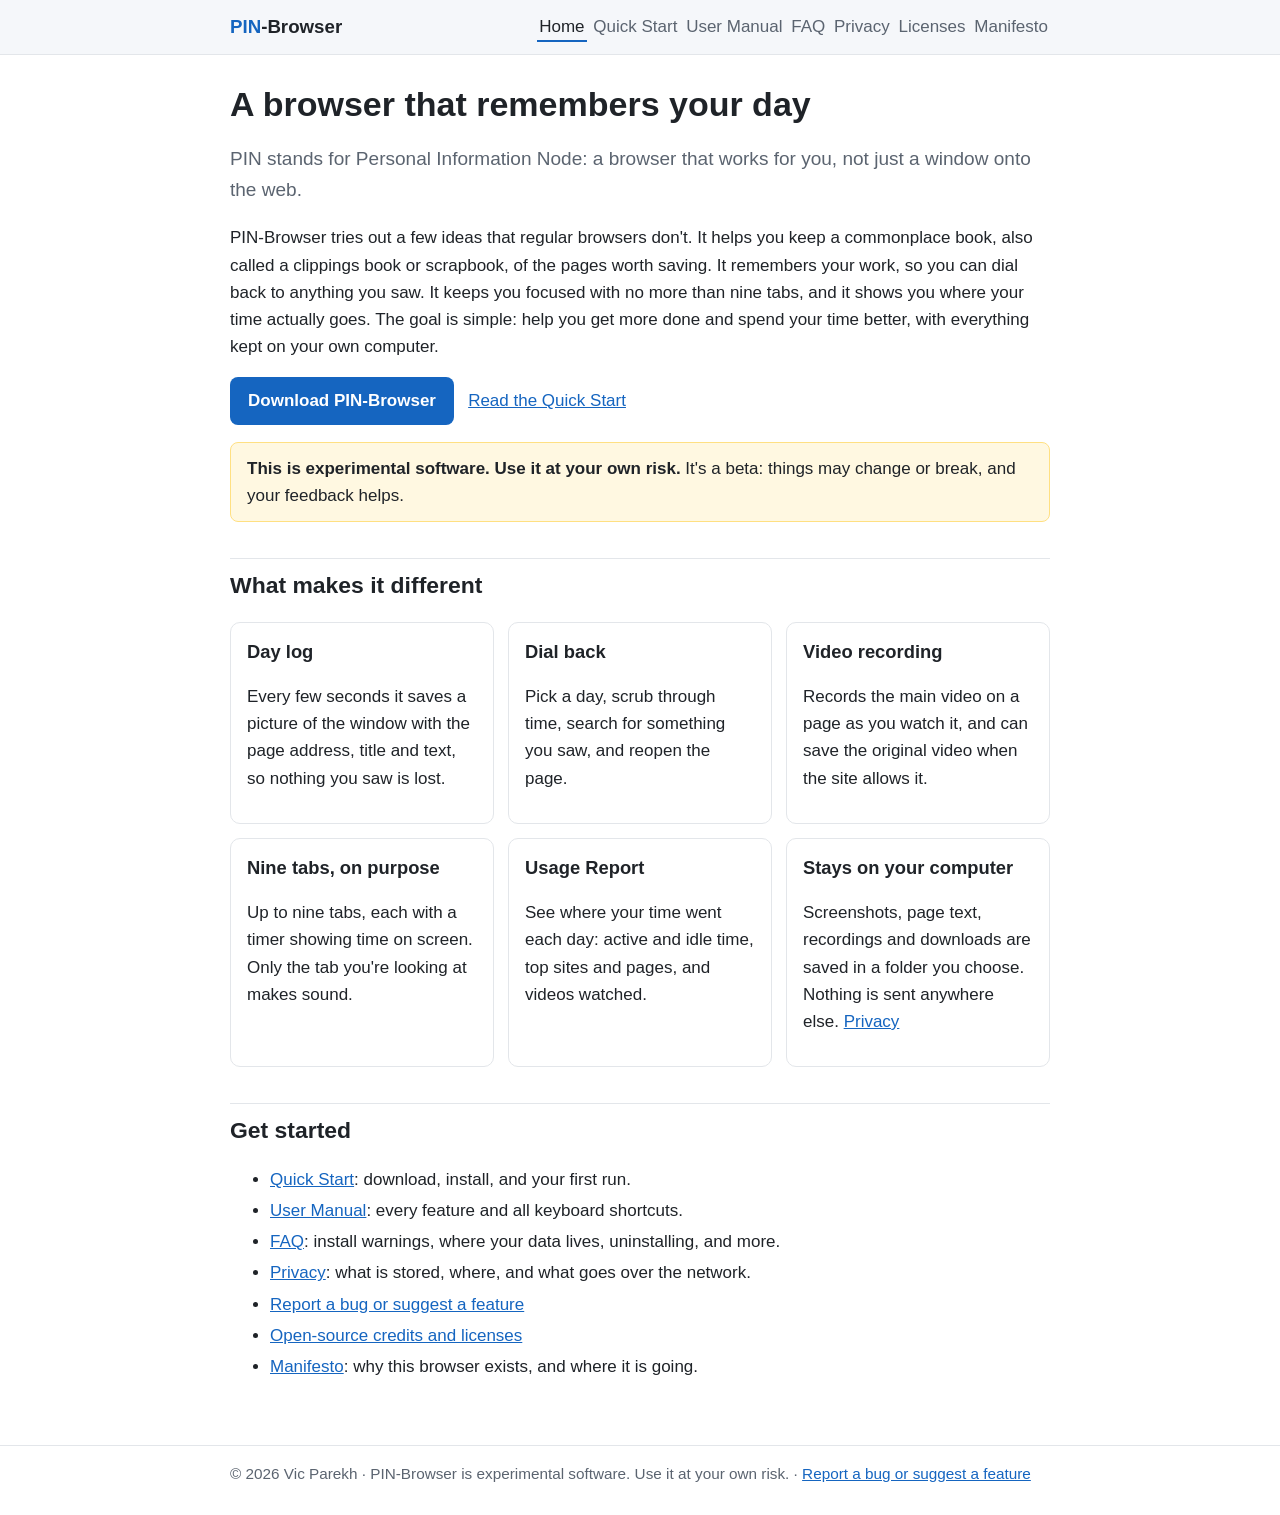
<file: index.html>
<!DOCTYPE html>
<html lang="en">
<head>
  <meta charset="utf-8">
  <meta name="viewport" content="width=device-width, initial-scale=1">
  <title>Home - PIN-Browser</title>
  <link rel="stylesheet" href="style.css">
</head>
<body>
<header class="site">
  <div class="wrap">
    <a class="brand" href="index.html"><span>PIN</span>-Browser</a>
    <nav>
      <a href="index.html" class="here">Home</a>
      <a href="quickstart.html">Quick Start</a>
      <a href="manual.html">User Manual</a>
      <a href="faq.html">FAQ</a>
      <a href="privacy.html">Privacy</a>
      <a href="licenses.html">Licenses</a>
      <a href="manifesto/">Manifesto</a>
    </nav>
  </div>
</header>
<main class="wrap">
<h1>A browser that remembers your day</h1>
<p class="lead">PIN stands for Personal Information Node: a browser that works for you, not just a window onto the web.</p>
<p>PIN-Browser tries out a few ideas that regular browsers don't. It helps you keep a commonplace book, also called a clippings book or scrapbook, of the pages worth saving. It remembers your work, so you can dial back to anything you saw. It keeps you focused with no more than nine tabs, and it shows you where your time actually goes. The goal is simple: help you get more done and spend your time better, with everything kept on your own computer.</p>
<p><a class="button" href="https://github.com/vic-parekh/pin-browser-site/releases">Download PIN-Browser</a> &nbsp; <a href="quickstart.html">Read the Quick Start</a></p>
<div class="note"><strong>This is experimental software. Use it at your own risk.</strong> It's a beta: things may change or break, and your feedback helps.</div>

<h2>What makes it different</h2>
<div class="cards">
  <div class="card"><h3>Day log</h3><p>Every few seconds it saves a picture of the window with the page address, title and text, so nothing you saw is lost.</p></div>
  <div class="card"><h3>Dial back</h3><p>Pick a day, scrub through time, search for something you saw, and reopen the page.</p></div>
  <div class="card"><h3>Video recording</h3><p>Records the main video on a page as you watch it, and can save the original video when the site allows it.</p></div>
  <div class="card"><h3>Nine tabs, on purpose</h3><p>Up to nine tabs, each with a timer showing time on screen. Only the tab you're looking at makes sound.</p></div>
  <div class="card"><h3>Usage Report</h3><p>See where your time went each day: active and idle time, top sites and pages, and videos watched.</p></div>
  <div class="card"><h3>Stays on your computer</h3><p>Screenshots, page text, recordings and downloads are saved in a folder you choose. Nothing is sent anywhere else. <a href="privacy.html">Privacy</a></p></div>
</div>

<h2>Get started</h2>
<ul>
  <li><a href="quickstart.html">Quick Start</a>: download, install, and your first run.</li>
  <li><a href="manual.html">User Manual</a>: every feature and all keyboard shortcuts.</li>
  <li><a href="faq.html">FAQ</a>: install warnings, where your data lives, uninstalling, and more.</li>
  <li><a href="privacy.html">Privacy</a>: what is stored, where, and what goes over the network.</li>
  <li><a href="https://github.com/vic-parekh/pin-browser-site/issues/new/choose">Report a bug or suggest a feature</a></li>
  <li><a href="licenses.html">Open-source credits and licenses</a></li>
  <li><a href="manifesto/">Manifesto</a>: why this browser exists, and where it is going.</li>
</ul>

</main>
<footer class="site">
  <div class="wrap">&copy; 2026 Vic Parekh &middot; PIN-Browser is experimental software. Use it at your own risk. &middot; <a href="https://github.com/vic-parekh/pin-browser-site/issues/new/choose">Report a bug or suggest a feature</a></div>
</footer>
</body>
</html>
</file>
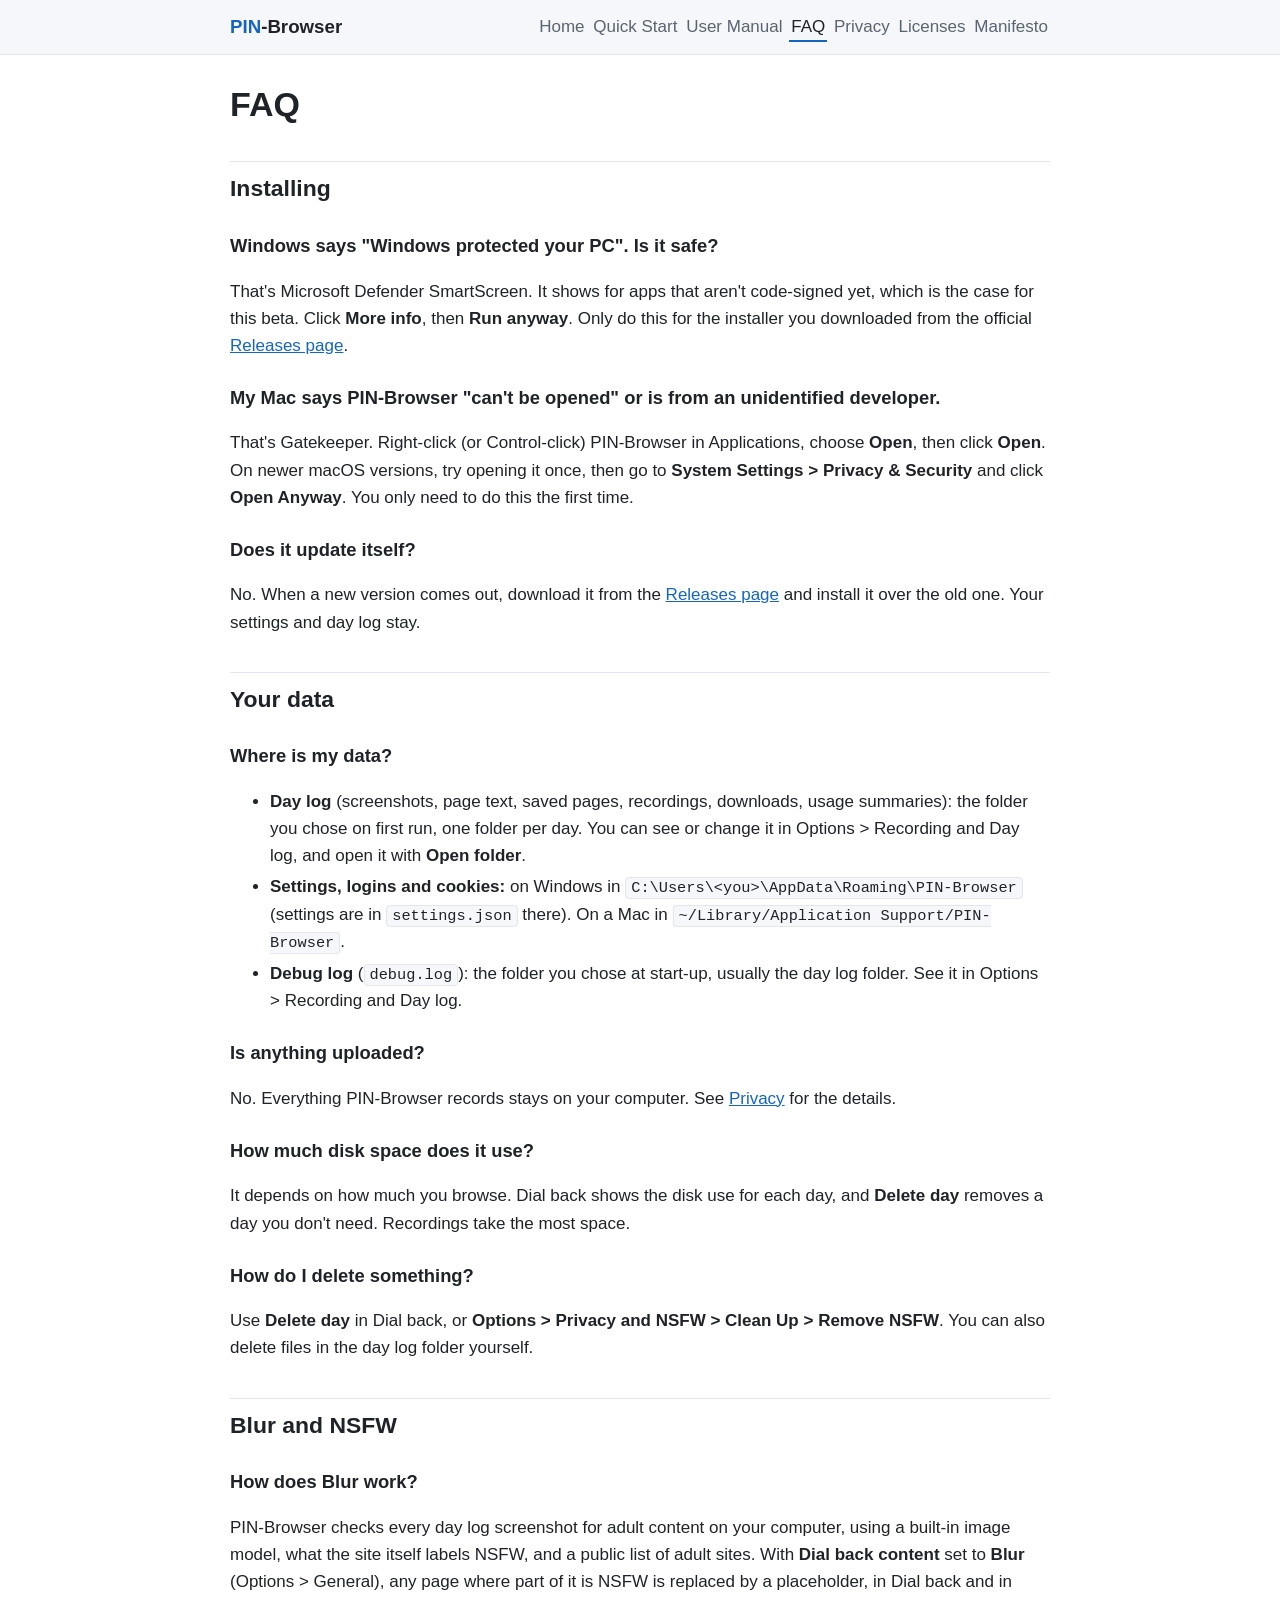
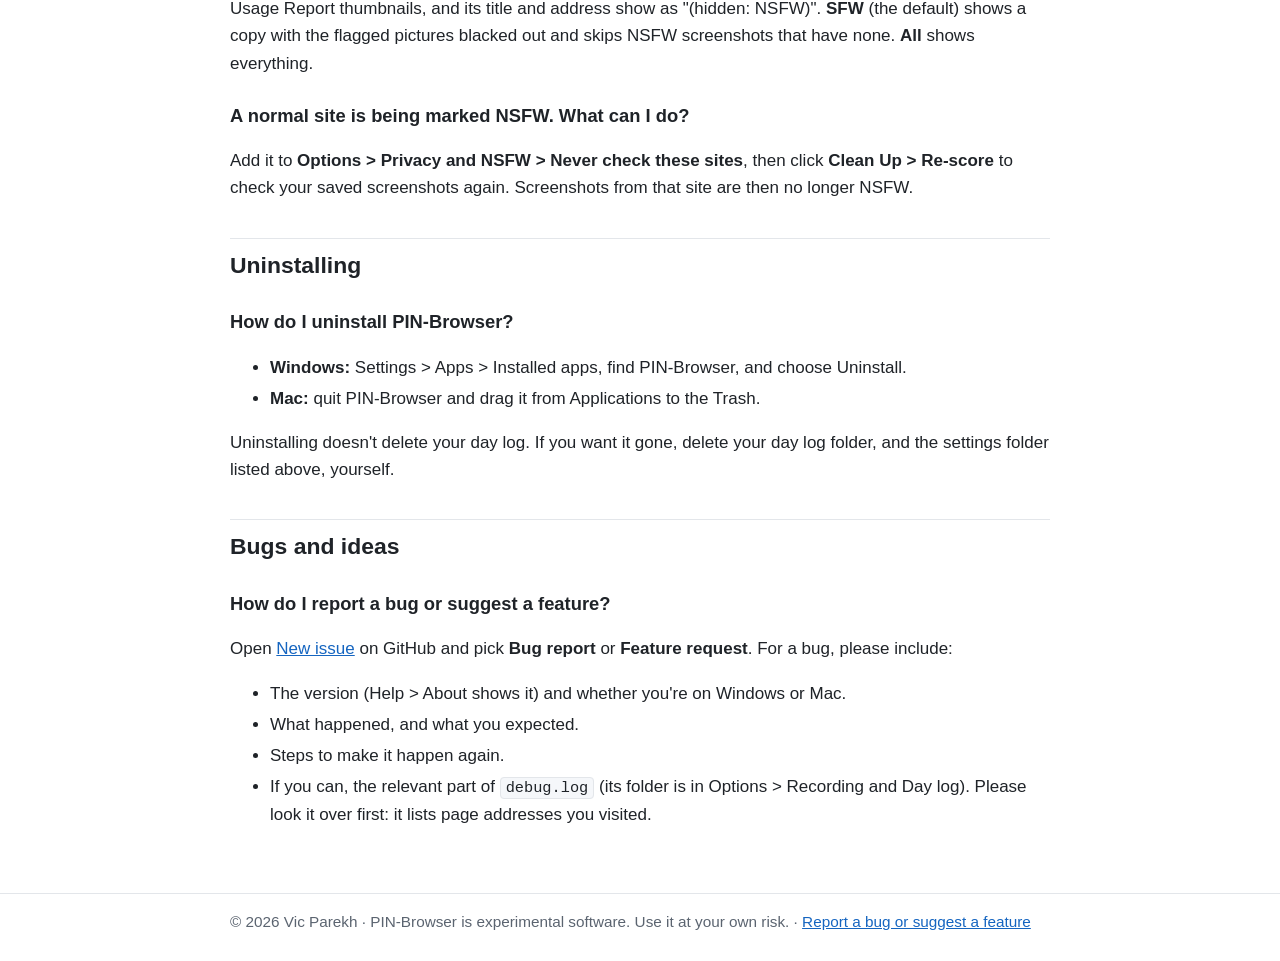
<file: faq.html>
<!DOCTYPE html>
<html lang="en">
<head>
  <meta charset="utf-8">
  <meta name="viewport" content="width=device-width, initial-scale=1">
  <title>FAQ - PIN-Browser</title>
  <link rel="stylesheet" href="style.css">
</head>
<body>
<header class="site">
  <div class="wrap">
    <a class="brand" href="index.html"><span>PIN</span>-Browser</a>
    <nav>
      <a href="index.html">Home</a>
      <a href="quickstart.html">Quick Start</a>
      <a href="manual.html">User Manual</a>
      <a href="faq.html" class="here">FAQ</a>
      <a href="privacy.html">Privacy</a>
      <a href="licenses.html">Licenses</a>
      <a href="manifesto/">Manifesto</a>
    </nav>
  </div>
</header>
<main class="wrap">
<h1>FAQ</h1>

<h2>Installing</h2>
<h3>Windows says "Windows protected your PC". Is it safe?</h3>
<p>That's Microsoft Defender SmartScreen. It shows for apps that aren't code-signed yet, which is the case for this beta. Click <strong>More info</strong>, then <strong>Run anyway</strong>. Only do this for the installer you downloaded from the official <a href="https://github.com/vic-parekh/pin-browser-site/releases">Releases page</a>.</p>
<h3>My Mac says PIN-Browser "can't be opened" or is from an unidentified developer.</h3>
<p>That's Gatekeeper. Right-click (or Control-click) PIN-Browser in Applications, choose <strong>Open</strong>, then click <strong>Open</strong>. On newer macOS versions, try opening it once, then go to <strong>System Settings &gt; Privacy &amp; Security</strong> and click <strong>Open Anyway</strong>. You only need to do this the first time.</p>
<h3>Does it update itself?</h3>
<p>No. When a new version comes out, download it from the <a href="https://github.com/vic-parekh/pin-browser-site/releases">Releases page</a> and install it over the old one. Your settings and day log stay.</p>

<h2>Your data</h2>
<h3>Where is my data?</h3>
<ul>
  <li><strong>Day log</strong> (screenshots, page text, saved pages, recordings, downloads, usage summaries): the folder you chose on first run, one folder per day. You can see or change it in Options &gt; Recording and Day log, and open it with <strong>Open folder</strong>.</li>
  <li><strong>Settings, logins and cookies:</strong> on Windows in <code>C:\Users\&lt;you&gt;\AppData\Roaming\PIN-Browser</code> (settings are in <code>settings.json</code> there). On a Mac in <code>~/Library/Application Support/PIN-Browser</code>.</li>
  <li><strong>Debug log</strong> (<code>debug.log</code>): the folder you chose at start-up, usually the day log folder. See it in Options &gt; Recording and Day log.</li>
</ul>
<h3>Is anything uploaded?</h3>
<p>No. Everything PIN-Browser records stays on your computer. See <a href="privacy.html">Privacy</a> for the details.</p>
<h3>How much disk space does it use?</h3>
<p>It depends on how much you browse. Dial back shows the disk use for each day, and <strong>Delete day</strong> removes a day you don't need. Recordings take the most space.</p>
<h3>How do I delete something?</h3>
<p>Use <strong>Delete day</strong> in Dial back, or <strong>Options &gt; Privacy and NSFW &gt; Clean Up &gt; Remove NSFW</strong>. You can also delete files in the day log folder yourself.</p>

<h2>Blur and NSFW</h2>
<h3>How does Blur work?</h3>
<p>PIN-Browser checks every day log screenshot for adult content on your computer, using a built-in image model, what the site itself labels NSFW, and a public list of adult sites. With <strong>Dial back content</strong> set to <strong>Blur</strong> (Options &gt; General), any page where part of it is NSFW is replaced by a placeholder, in Dial back and in Usage Report thumbnails, and its title and address show as "(hidden: NSFW)". <strong>SFW</strong> (the default) shows a copy with the flagged pictures blacked out and skips NSFW screenshots that have none. <strong>All</strong> shows everything.</p>
<h3>A normal site is being marked NSFW. What can I do?</h3>
<p>Add it to <strong>Options &gt; Privacy and NSFW &gt; Never check these sites</strong>, then click <strong>Clean Up &gt; Re-score</strong> to check your saved screenshots again. Screenshots from that site are then no longer NSFW.</p>

<h2>Uninstalling</h2>
<h3>How do I uninstall PIN-Browser?</h3>
<ul>
  <li><strong>Windows:</strong> Settings &gt; Apps &gt; Installed apps, find PIN-Browser, and choose Uninstall.</li>
  <li><strong>Mac:</strong> quit PIN-Browser and drag it from Applications to the Trash.</li>
</ul>
<p>Uninstalling doesn't delete your day log. If you want it gone, delete your day log folder, and the settings folder listed above, yourself.</p>

<h2>Bugs and ideas</h2>
<h3>How do I report a bug or suggest a feature?</h3>
<p>Open <a href="https://github.com/vic-parekh/pin-browser-site/issues/new/choose">New issue</a> on GitHub and pick <strong>Bug report</strong> or <strong>Feature request</strong>. For a bug, please include:</p>
<ul>
  <li>The version (Help &gt; About shows it) and whether you're on Windows or Mac.</li>
  <li>What happened, and what you expected.</li>
  <li>Steps to make it happen again.</li>
  <li>If you can, the relevant part of <code>debug.log</code> (its folder is in Options &gt; Recording and Day log). Please look it over first: it lists page addresses you visited.</li>
</ul>

</main>
<footer class="site">
  <div class="wrap">&copy; 2026 Vic Parekh &middot; PIN-Browser is experimental software. Use it at your own risk. &middot; <a href="https://github.com/vic-parekh/pin-browser-site/issues/new/choose">Report a bug or suggest a feature</a></div>
</footer>
</body>
</html>
</file>
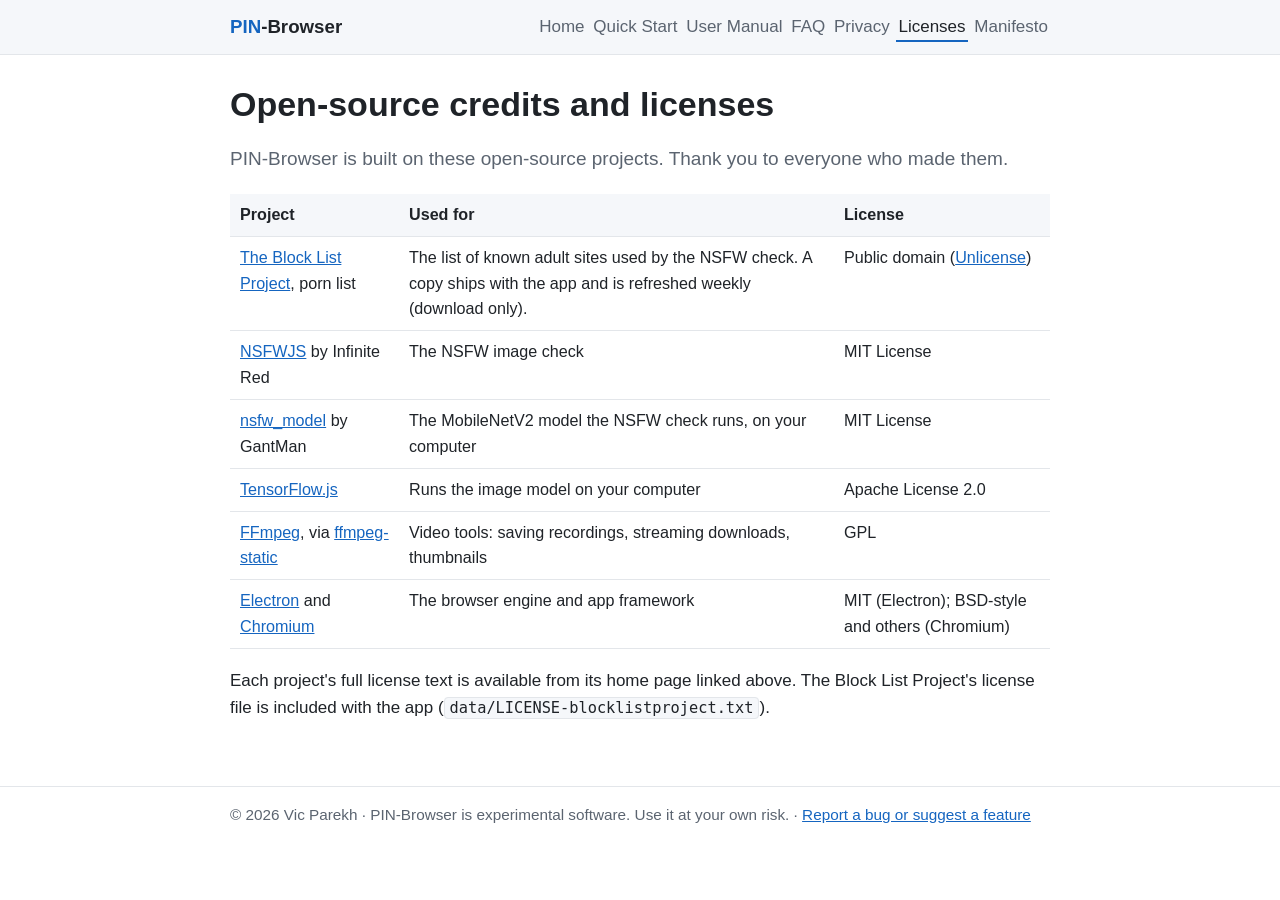
<file: licenses.html>
<!DOCTYPE html>
<html lang="en">
<head>
  <meta charset="utf-8">
  <meta name="viewport" content="width=device-width, initial-scale=1">
  <title>Licenses - PIN-Browser</title>
  <link rel="stylesheet" href="style.css">
</head>
<body>
<header class="site">
  <div class="wrap">
    <a class="brand" href="index.html"><span>PIN</span>-Browser</a>
    <nav>
      <a href="index.html">Home</a>
      <a href="quickstart.html">Quick Start</a>
      <a href="manual.html">User Manual</a>
      <a href="faq.html">FAQ</a>
      <a href="privacy.html">Privacy</a>
      <a href="licenses.html" class="here">Licenses</a>
      <a href="manifesto/">Manifesto</a>
    </nav>
  </div>
</header>
<main class="wrap">
<h1>Open-source credits and licenses</h1>
<p class="lead">PIN-Browser is built on these open-source projects. Thank you to everyone who made them.</p>
<table>
  <tr><th>Project</th><th>Used for</th><th>License</th></tr>
  <tr><td><a href="https://github.com/blocklistproject/Lists">The Block List Project</a>, porn list</td><td>The list of known adult sites used by the NSFW check. A copy ships with the app and is refreshed weekly (download only).</td><td>Public domain (<a href="https://unlicense.org/">Unlicense</a>)</td></tr>
  <tr><td><a href="https://github.com/infinitered/nsfwjs">NSFWJS</a> by Infinite Red</td><td>The NSFW image check</td><td>MIT License</td></tr>
  <tr><td><a href="https://github.com/GantMan/nsfw_model">nsfw_model</a> by GantMan</td><td>The MobileNetV2 model the NSFW check runs, on your computer</td><td>MIT License</td></tr>
  <tr><td><a href="https://github.com/tensorflow/tfjs">TensorFlow.js</a></td><td>Runs the image model on your computer</td><td>Apache License 2.0</td></tr>
  <tr><td><a href="https://ffmpeg.org/">FFmpeg</a>, via <a href="https://github.com/eugeneware/ffmpeg-static">ffmpeg-static</a></td><td>Video tools: saving recordings, streaming downloads, thumbnails</td><td>GPL</td></tr>
  <tr><td><a href="https://www.electronjs.org/">Electron</a> and <a href="https://www.chromium.org/">Chromium</a></td><td>The browser engine and app framework</td><td>MIT (Electron); BSD-style and others (Chromium)</td></tr>
</table>
<p>Each project's full license text is available from its home page linked above. The Block List Project's license file is included with the app (<code>data/LICENSE-blocklistproject.txt</code>).</p>

</main>
<footer class="site">
  <div class="wrap">&copy; 2026 Vic Parekh &middot; PIN-Browser is experimental software. Use it at your own risk. &middot; <a href="https://github.com/vic-parekh/pin-browser-site/issues/new/choose">Report a bug or suggest a feature</a></div>
</footer>
</body>
</html>
</file>
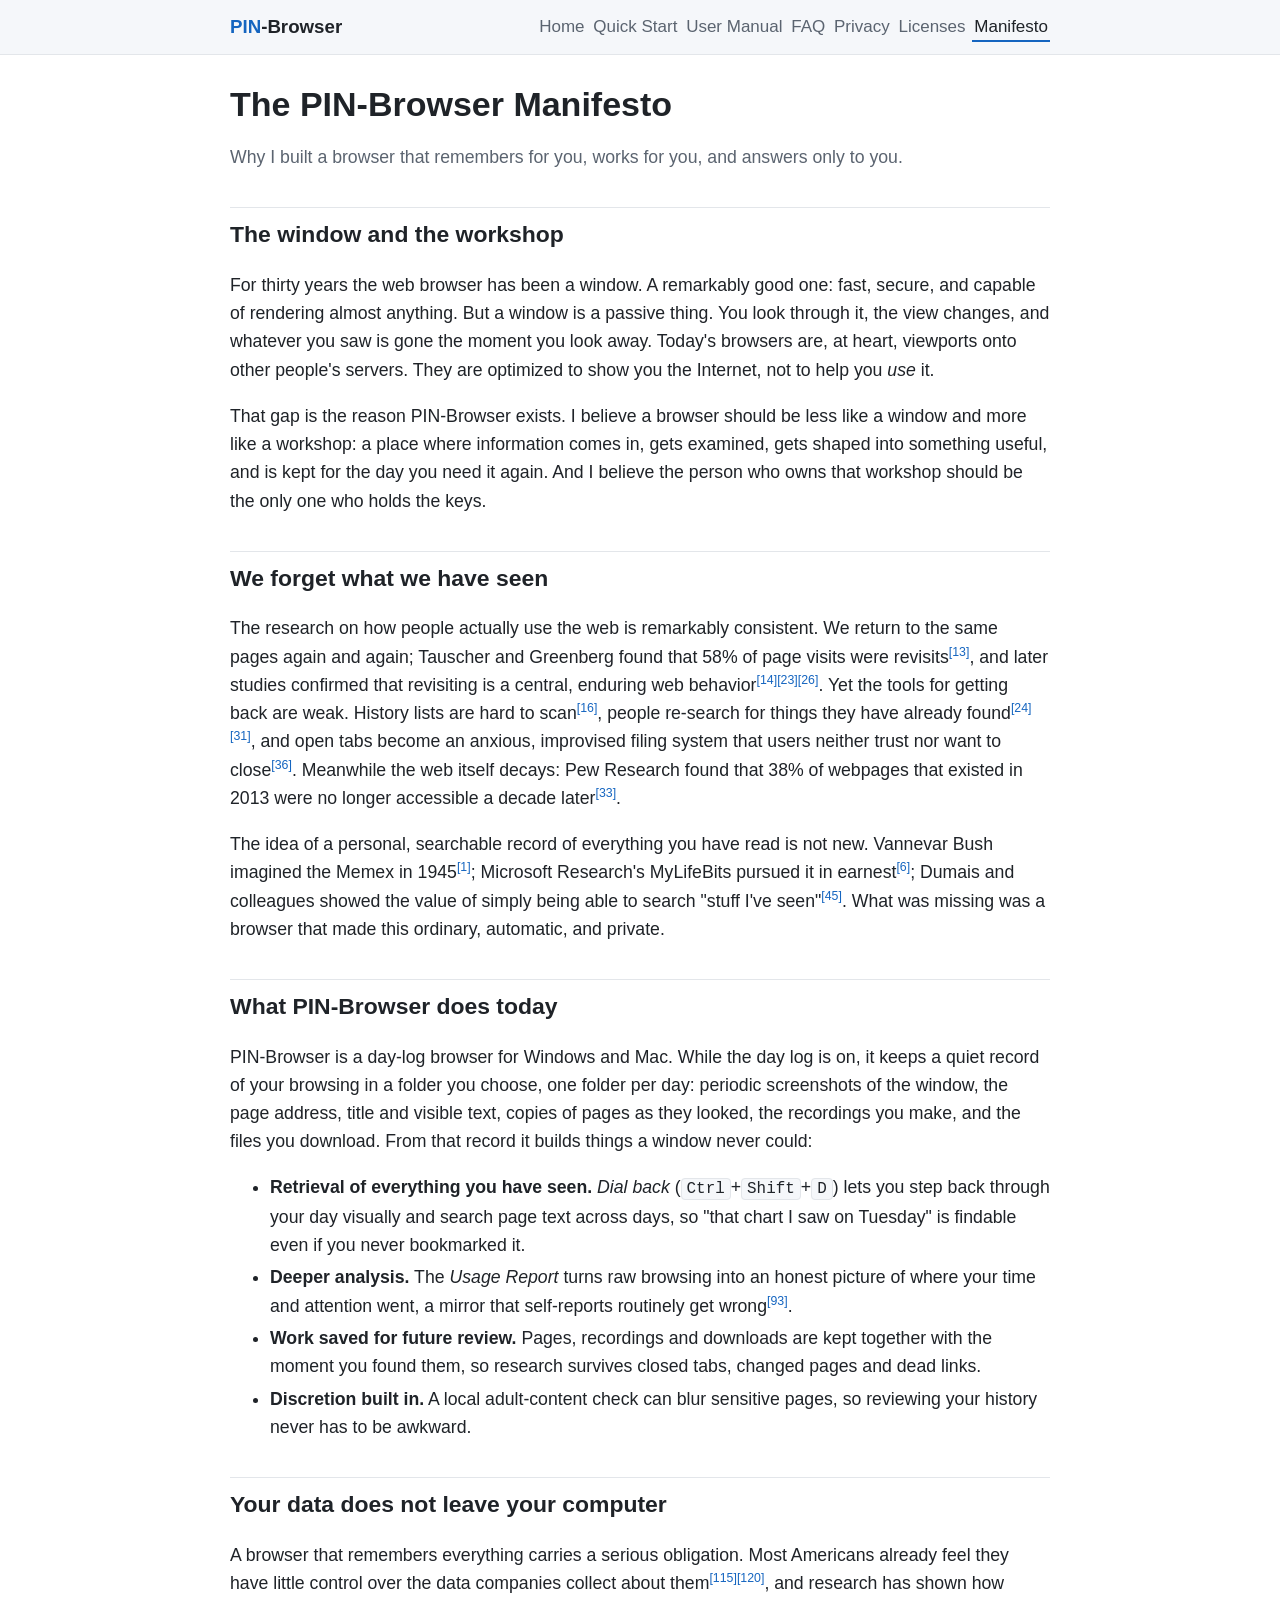
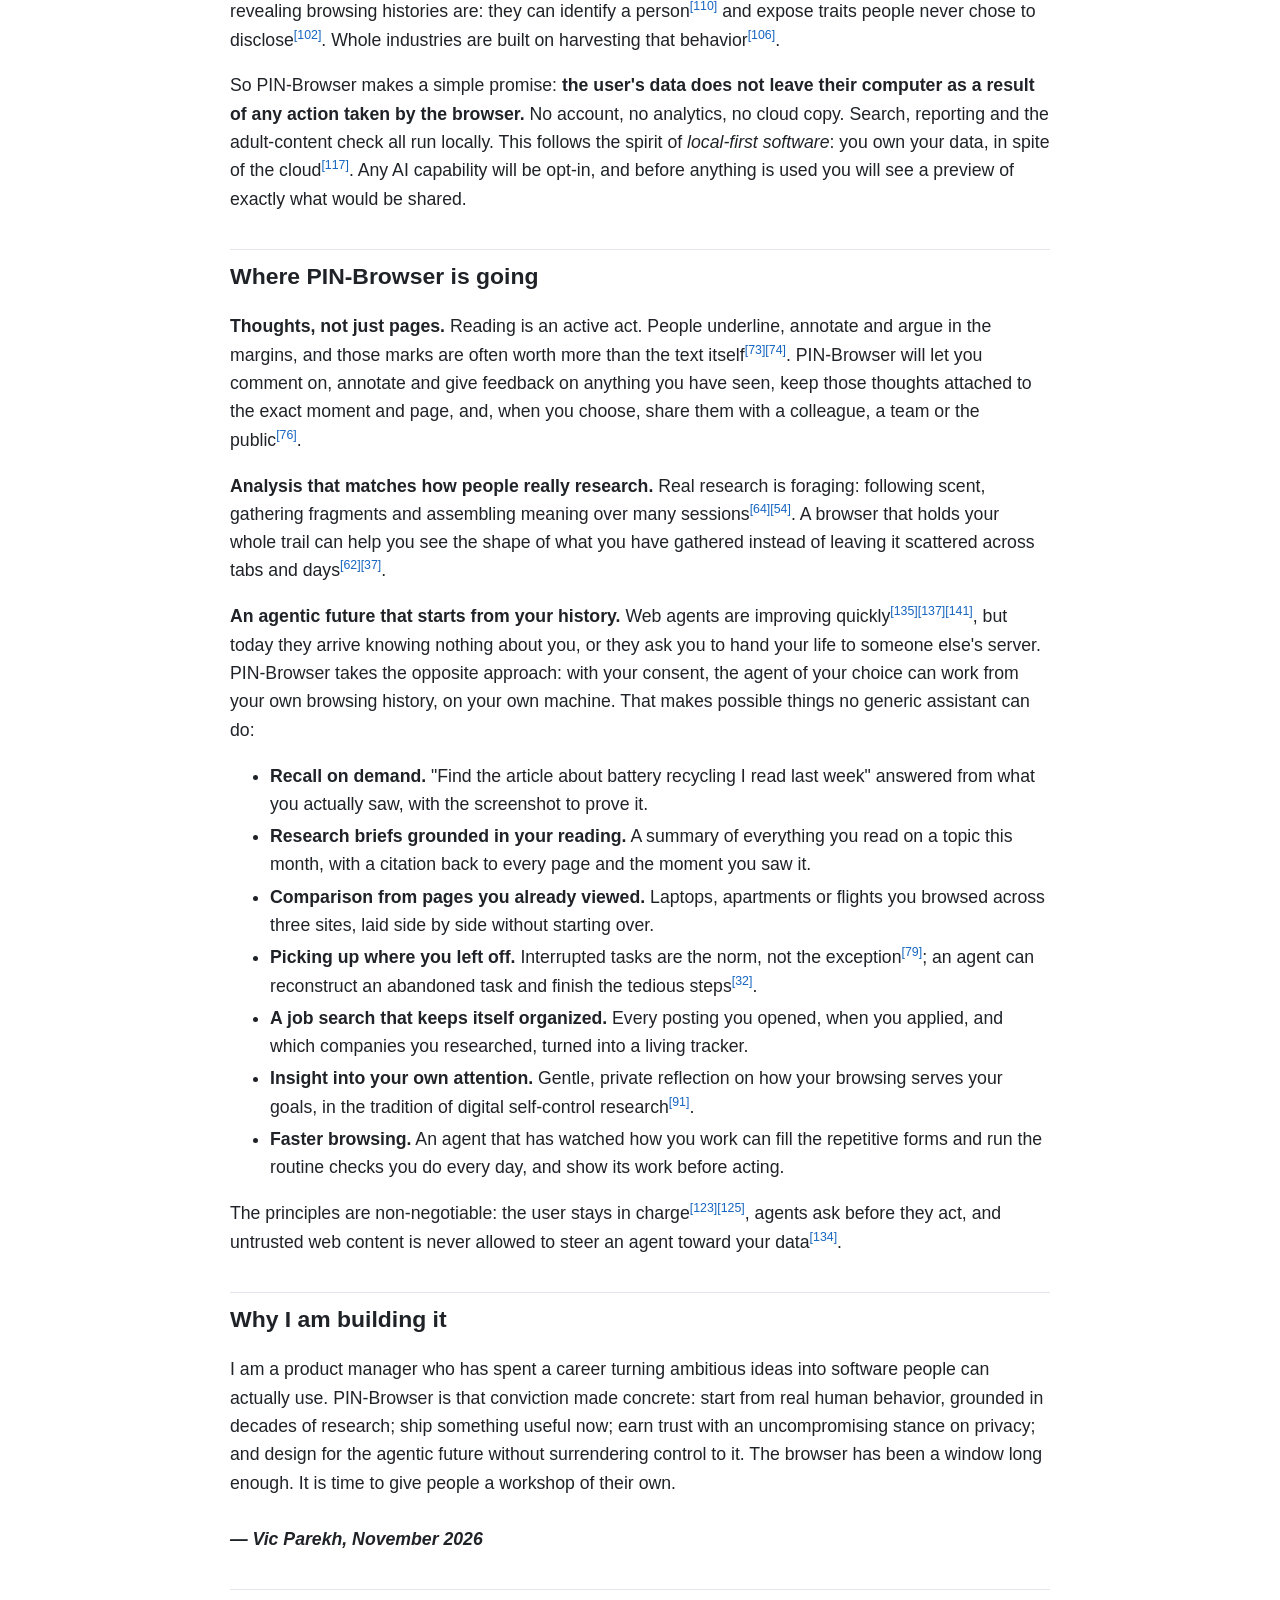
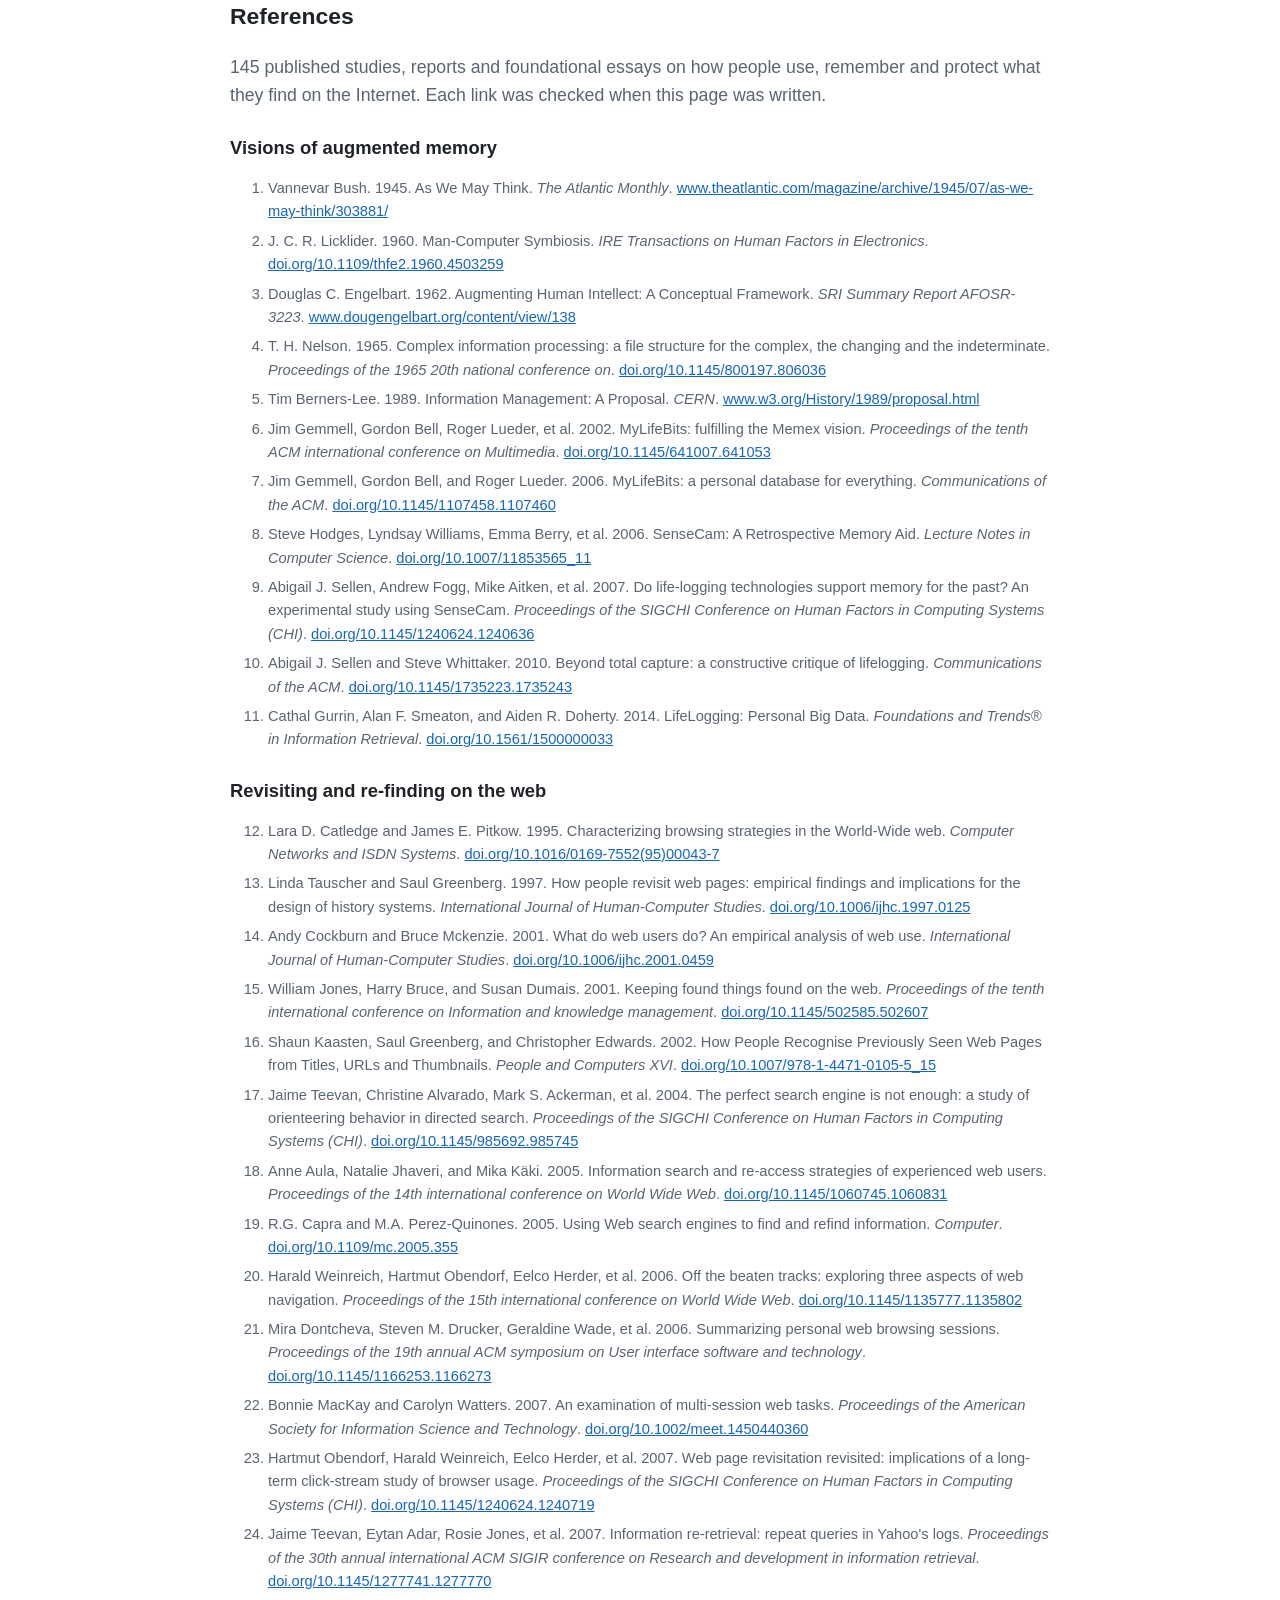
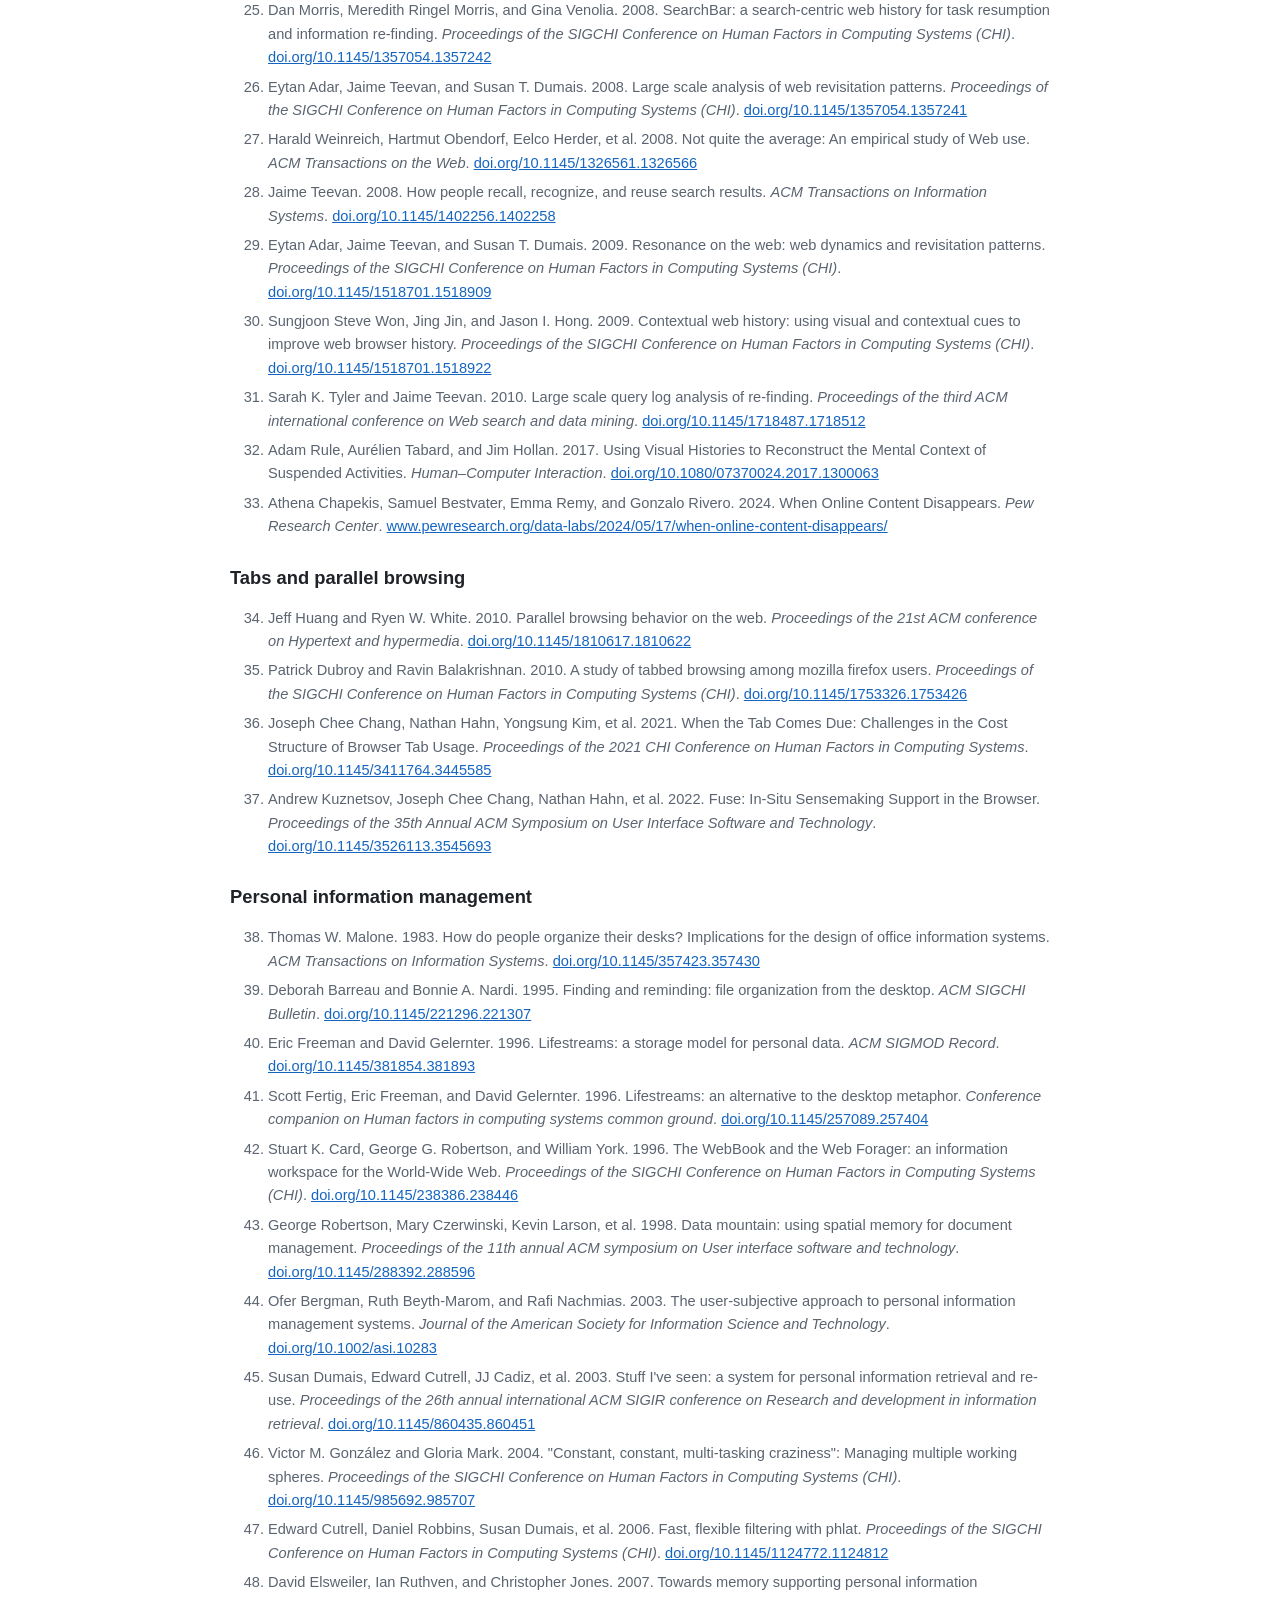
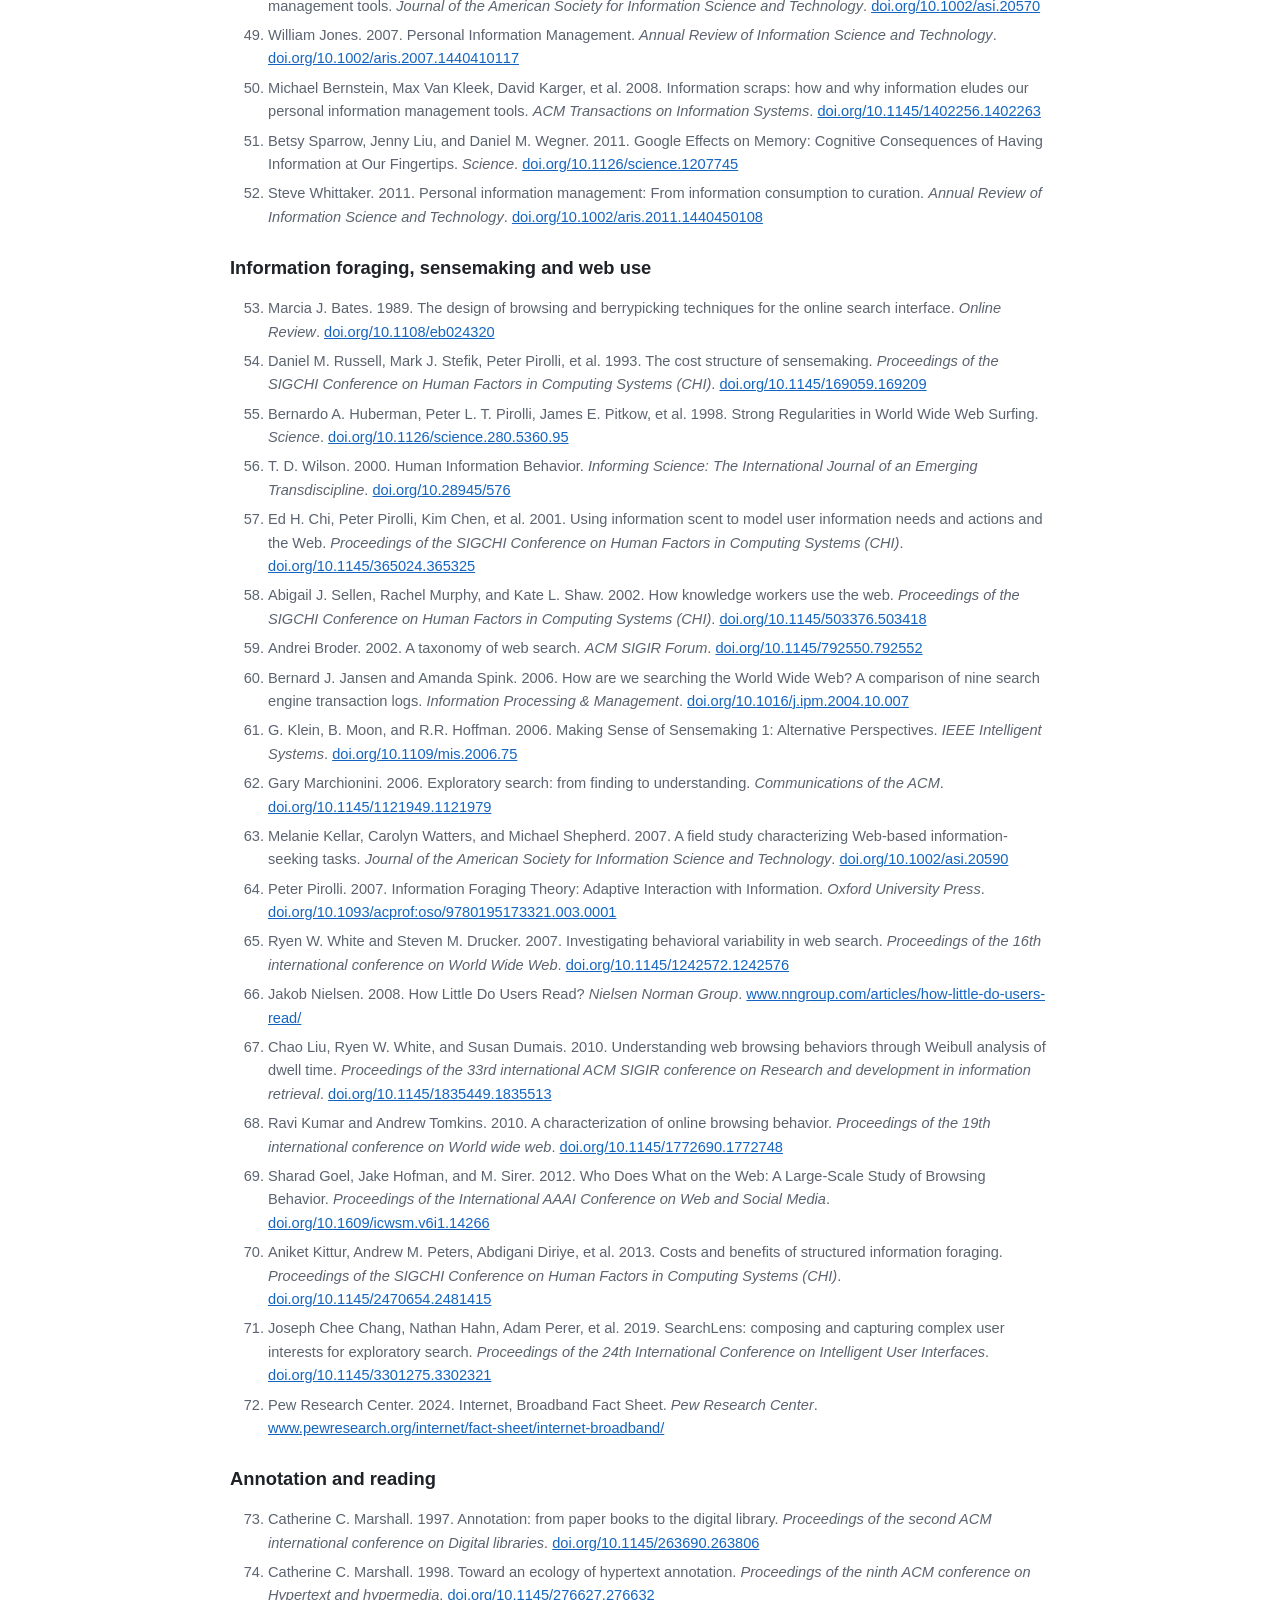
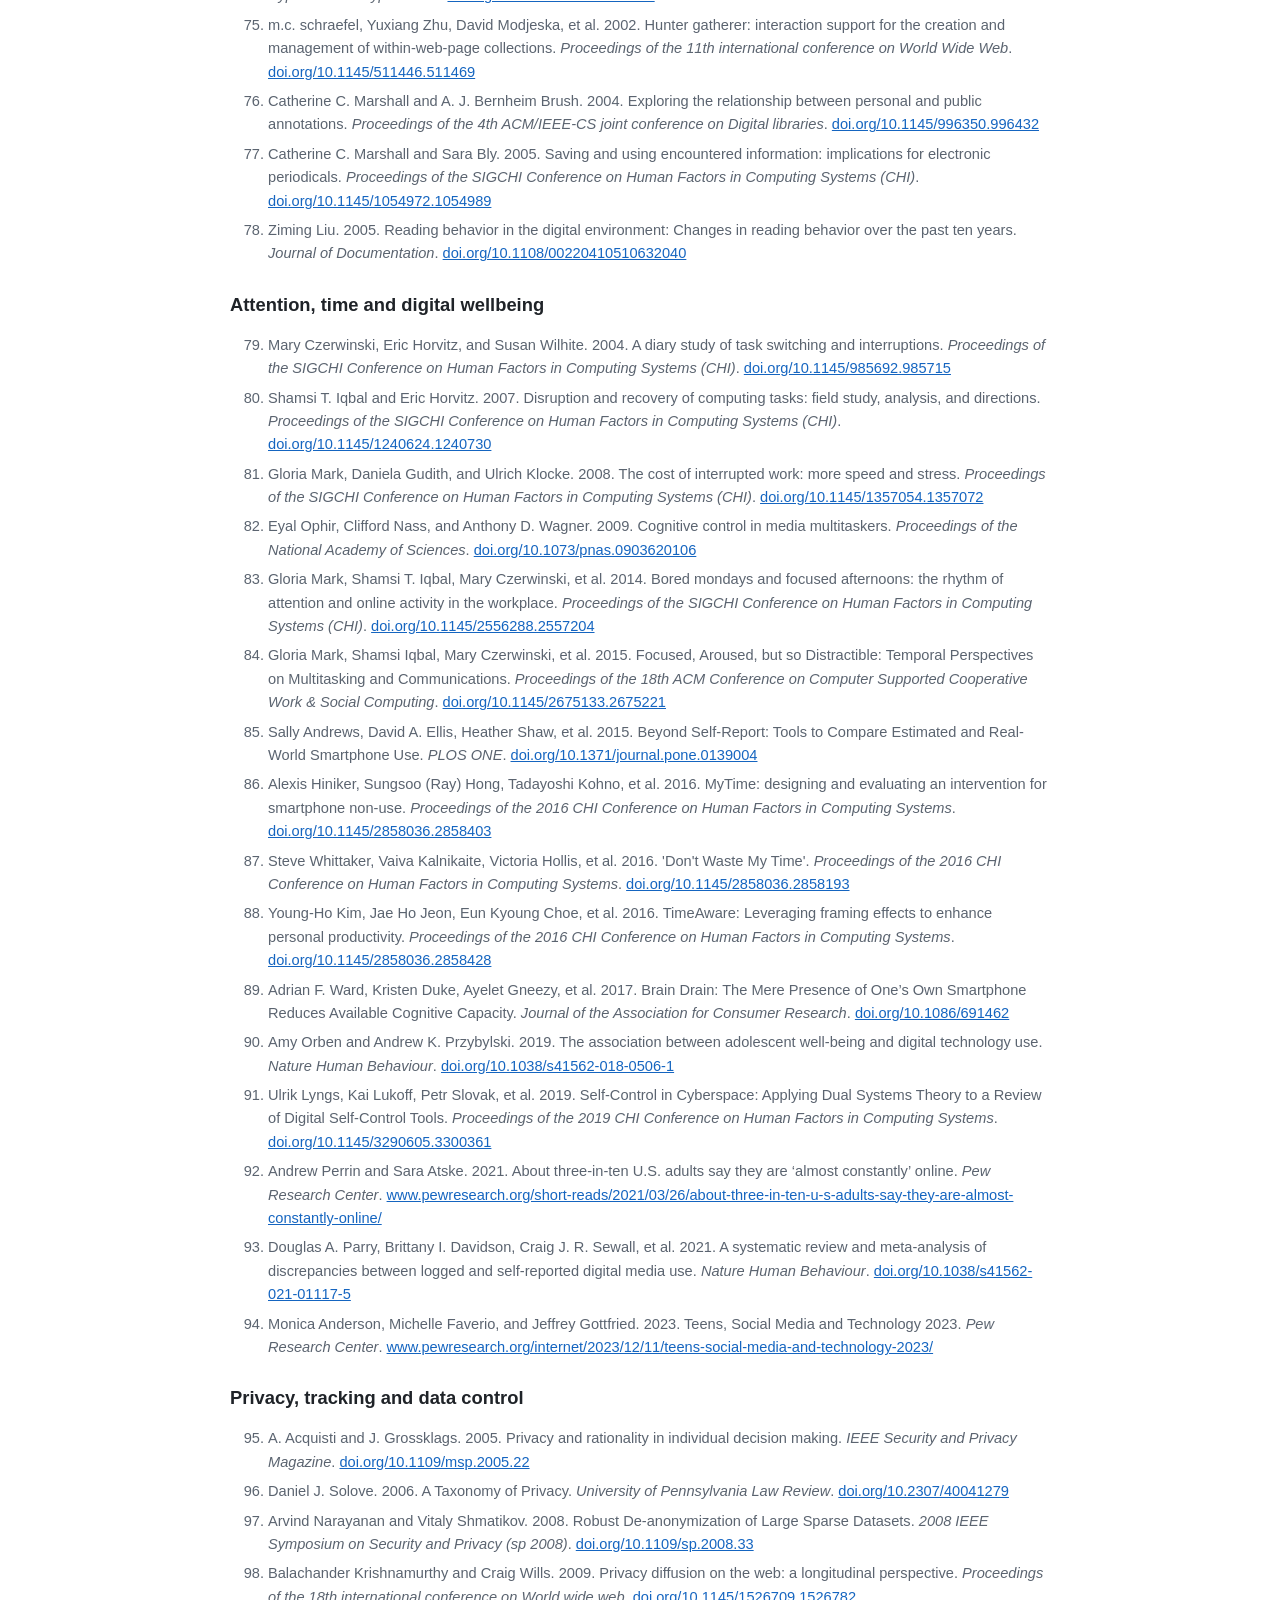
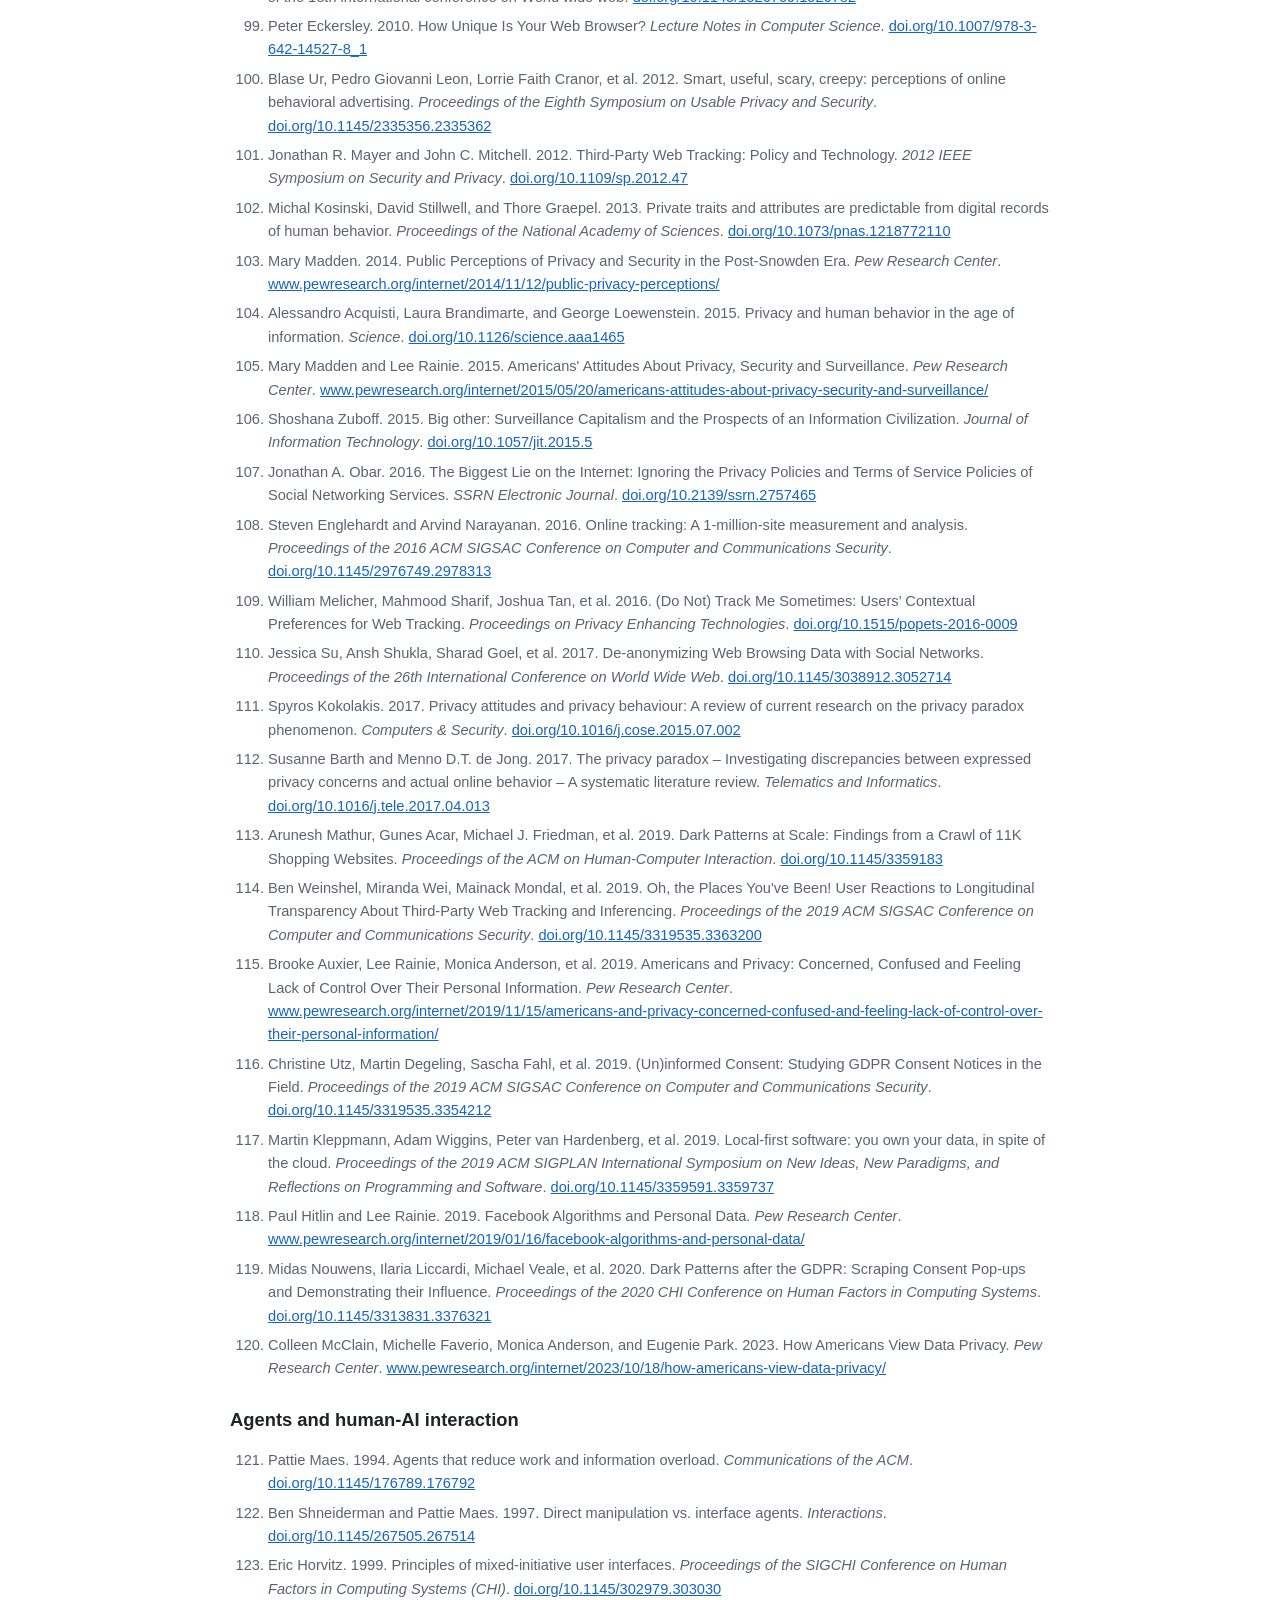
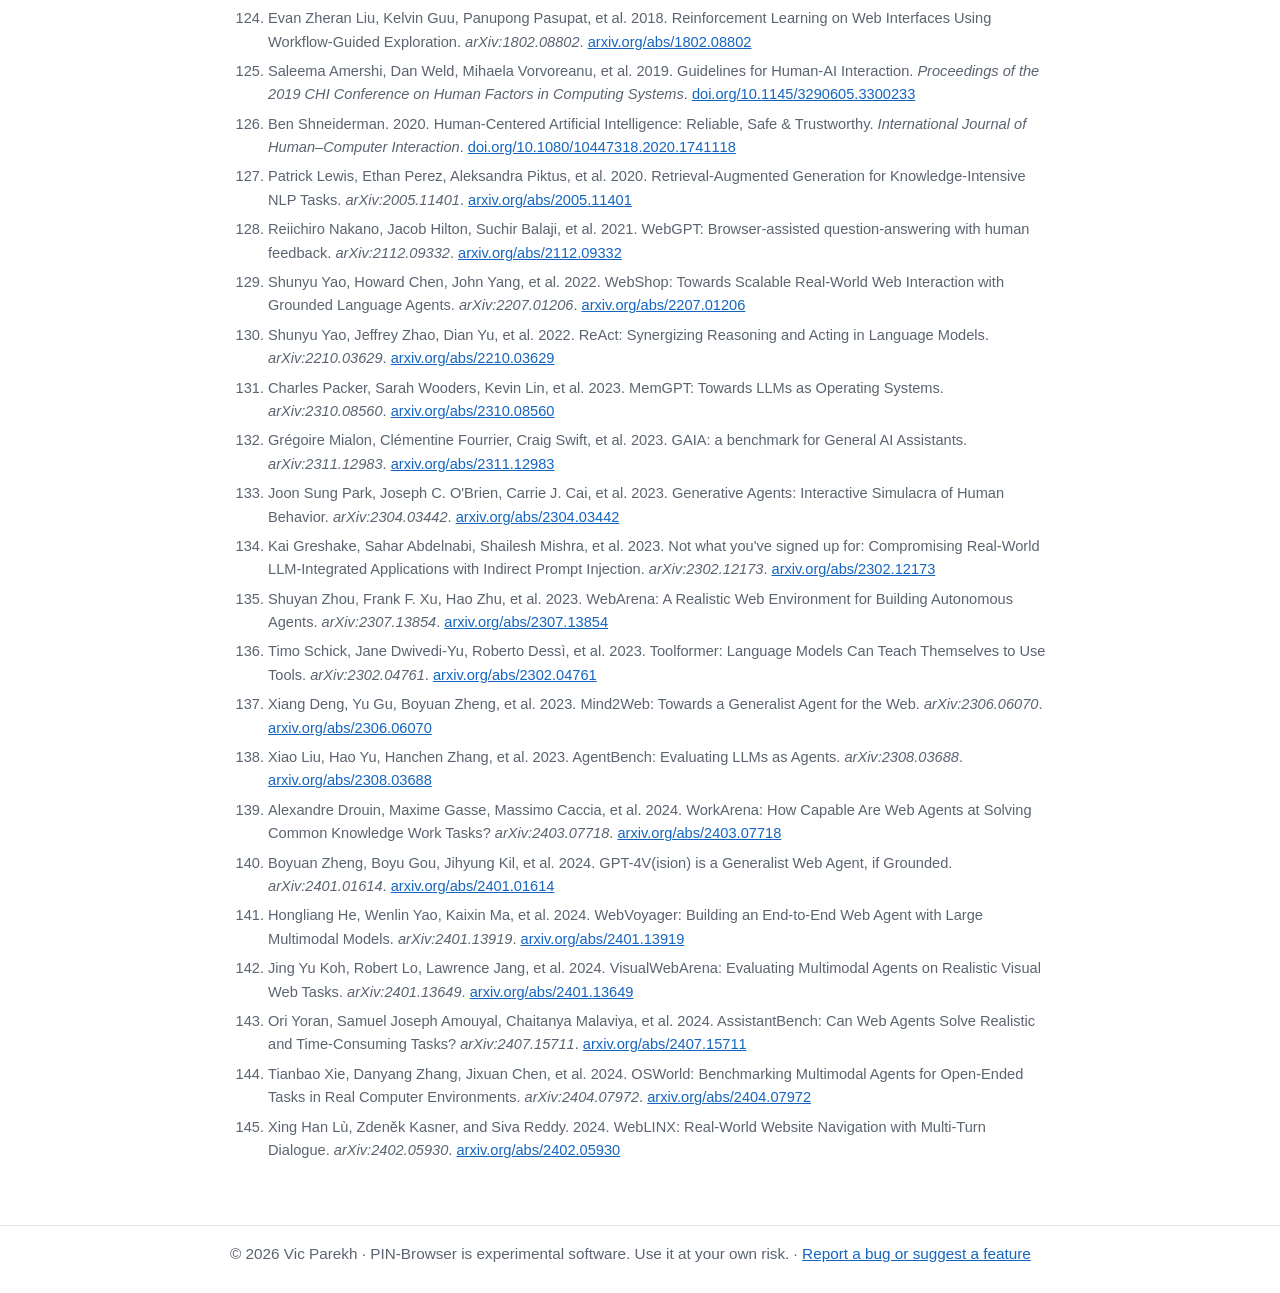
<file: manifesto.html>
<!DOCTYPE html>
<html lang="en">
<head>
  <meta charset="utf-8">
  <meta name="viewport" content="width=device-width, initial-scale=1">
  <title>Manifesto - PIN-Browser</title>
  <link rel="stylesheet" href="style.css">
</head>
<body>
<header class="site">
  <div class="wrap">
    <a class="brand" href="index.html"><span>PIN</span>-Browser</a>
    <nav>
      <a href="index.html">Home</a>
      <a href="quickstart.html">Quick Start</a>
      <a href="manual.html">User Manual</a>
      <a href="faq.html">FAQ</a>
      <a href="privacy.html">Privacy</a>
      <a href="licenses.html">Licenses</a>
      <a href="manifesto.html" class="here">Manifesto</a>
    </nav>
  </div>
</header>
<main class="wrap manifesto">
<h1>The PIN-Browser Manifesto</h1>
<p class="lead">Why I built a browser that remembers for you, works for you, and answers only to you.</p>

<h2>The window and the workshop</h2>
<p>For thirty years the web browser has been a window. A remarkably good one: fast, secure, and capable of rendering almost anything. But a window is a passive thing. You look through it, the view changes, and whatever you saw is gone the moment you look away. Today's browsers are, at heart, viewports onto other people's servers. They are optimized to show you the Internet, not to help you <em>use</em> it.</p>
<p>That gap is the reason PIN-Browser exists. I believe a browser should be less like a window and more like a workshop: a place where information comes in, gets examined, gets shaped into something useful, and is kept for the day you need it again. And I believe the person who owns that workshop should be the only one who holds the keys.</p>

<h2>We forget what we have seen</h2>
<p>The research on how people actually use the web is remarkably consistent. We return to the same pages again and again; Tauscher and Greenberg found that 58% of page visits were revisits<sup><a href="#ref-13">[13]</a></sup>, and later studies confirmed that revisiting is a central, enduring web behavior<sup><a href="#ref-14">[14]</a></sup><sup><a href="#ref-23">[23]</a></sup><sup><a href="#ref-26">[26]</a></sup>. Yet the tools for getting back are weak. History lists are hard to scan<sup><a href="#ref-16">[16]</a></sup>, people re-search for things they have already found<sup><a href="#ref-24">[24]</a></sup><sup><a href="#ref-31">[31]</a></sup>, and open tabs become an anxious, improvised filing system that users neither trust nor want to close<sup><a href="#ref-36">[36]</a></sup>. Meanwhile the web itself decays: Pew Research found that 38% of webpages that existed in 2013 were no longer accessible a decade later<sup><a href="#ref-33">[33]</a></sup>.</p>
<p>The idea of a personal, searchable record of everything you have read is not new. Vannevar Bush imagined the Memex in 1945<sup><a href="#ref-1">[1]</a></sup>; Microsoft Research's MyLifeBits pursued it in earnest<sup><a href="#ref-6">[6]</a></sup>; Dumais and colleagues showed the value of simply being able to search "stuff I've seen"<sup><a href="#ref-45">[45]</a></sup>. What was missing was a browser that made this ordinary, automatic, and private.</p>

<h2>What PIN-Browser does today</h2>
<p>PIN-Browser is a day-log browser for Windows and Mac. While the day log is on, it keeps a quiet record of your browsing in a folder you choose, one folder per day: periodic screenshots of the window, the page address, title and visible text, copies of pages as they looked, the recordings you make, and the files you download. From that record it builds things a window never could:</p>
<ul>
  <li><strong>Retrieval of everything you have seen.</strong> <em>Dial back</em> (<kbd>Ctrl</kbd>+<kbd>Shift</kbd>+<kbd>D</kbd>) lets you step back through your day visually and search page text across days, so "that chart I saw on Tuesday" is findable even if you never bookmarked it.</li>
  <li><strong>Deeper analysis.</strong> The <em>Usage Report</em> turns raw browsing into an honest picture of where your time and attention went, a mirror that self-reports routinely get wrong<sup><a href="#ref-93">[93]</a></sup>.</li>
  <li><strong>Work saved for future review.</strong> Pages, recordings and downloads are kept together with the moment you found them, so research survives closed tabs, changed pages and dead links.</li>
  <li><strong>Discretion built in.</strong> A local adult-content check can blur sensitive pages, so reviewing your history never has to be awkward.</li>
</ul>

<h2>Your data does not leave your computer</h2>
<p>A browser that remembers everything carries a serious obligation. Most Americans already feel they have little control over the data companies collect about them<sup><a href="#ref-115">[115]</a></sup><sup><a href="#ref-120">[120]</a></sup>, and research has shown how revealing browsing histories are: they can identify a person<sup><a href="#ref-110">[110]</a></sup> and expose traits people never chose to disclose<sup><a href="#ref-102">[102]</a></sup>. Whole industries are built on harvesting that behavior<sup><a href="#ref-106">[106]</a></sup>.</p>
<p>So PIN-Browser makes a simple promise: <strong>the user's data does not leave their computer as a result of any action taken by the browser.</strong> No account, no analytics, no cloud copy. Search, reporting and the adult-content check all run locally. This follows the spirit of <em>local-first software</em>: you own your data, in spite of the cloud<sup><a href="#ref-117">[117]</a></sup>. Any AI capability will be opt-in, and before anything is used you will see a preview of exactly what would be shared.</p>

<h2>Where PIN-Browser is going</h2>
<p><strong>Thoughts, not just pages.</strong> Reading is an active act. People underline, annotate and argue in the margins, and those marks are often worth more than the text itself<sup><a href="#ref-73">[73]</a></sup><sup><a href="#ref-74">[74]</a></sup>. PIN-Browser will let you comment on, annotate and give feedback on anything you have seen, keep those thoughts attached to the exact moment and page, and, when you choose, share them with a colleague, a team or the public<sup><a href="#ref-76">[76]</a></sup>.</p>
<p><strong>Analysis that matches how people really research.</strong> Real research is foraging: following scent, gathering fragments and assembling meaning over many sessions<sup><a href="#ref-64">[64]</a></sup><sup><a href="#ref-54">[54]</a></sup>. A browser that holds your whole trail can help you see the shape of what you have gathered instead of leaving it scattered across tabs and days<sup><a href="#ref-62">[62]</a></sup><sup><a href="#ref-37">[37]</a></sup>.</p>
<p><strong>An agentic future that starts from your history.</strong> Web agents are improving quickly<sup><a href="#ref-135">[135]</a></sup><sup><a href="#ref-137">[137]</a></sup><sup><a href="#ref-141">[141]</a></sup>, but today they arrive knowing nothing about you, or they ask you to hand your life to someone else's server. PIN-Browser takes the opposite approach: with your consent, the agent of your choice can work from your own browsing history, on your own machine. That makes possible things no generic assistant can do:</p>
<ul>
  <li><strong>Recall on demand.</strong> "Find the article about battery recycling I read last week" answered from what you actually saw, with the screenshot to prove it.</li>
  <li><strong>Research briefs grounded in your reading.</strong> A summary of everything you read on a topic this month, with a citation back to every page and the moment you saw it.</li>
  <li><strong>Comparison from pages you already viewed.</strong> Laptops, apartments or flights you browsed across three sites, laid side by side without starting over.</li>
  <li><strong>Picking up where you left off.</strong> Interrupted tasks are the norm, not the exception<sup><a href="#ref-79">[79]</a></sup>; an agent can reconstruct an abandoned task and finish the tedious steps<sup><a href="#ref-32">[32]</a></sup>.</li>
  <li><strong>A job search that keeps itself organized.</strong> Every posting you opened, when you applied, and which companies you researched, turned into a living tracker.</li>
  <li><strong>Insight into your own attention.</strong> Gentle, private reflection on how your browsing serves your goals, in the tradition of digital self-control research<sup><a href="#ref-91">[91]</a></sup>.</li>
  <li><strong>Faster browsing.</strong> An agent that has watched how you work can fill the repetitive forms and run the routine checks you do every day, and show its work before acting.</li>
</ul>
<p>The principles are non-negotiable: the user stays in charge<sup><a href="#ref-123">[123]</a></sup><sup><a href="#ref-125">[125]</a></sup>, agents ask before they act, and untrusted web content is never allowed to steer an agent toward your data<sup><a href="#ref-134">[134]</a></sup>.</p>

<h2>Why I am building it</h2>
<p>I am a product manager who has spent a career turning ambitious ideas into software people can actually use. PIN-Browser is that conviction made concrete: start from real human behavior, grounded in decades of research; ship something useful now; earn trust with an uncompromising stance on privacy; and design for the agentic future without surrendering control to it. The browser has been a window long enough. It is time to give people a workshop of their own.</p>
<p class="signature">&mdash; Vic Parekh, November 2026</p>

<h2 id="references">References</h2>
<p class="refs-note">145 published studies, reports and foundational essays on how people use, remember and protect what they find on the Internet. Each link was checked when this page was written.</p>
<h3>Visions of augmented memory</h3>
<ol class="refs" start="1">
  <li id="ref-1">Vannevar Bush. 1945. As We May Think. <em>The Atlantic Monthly</em>. <a href="https://www.theatlantic.com/magazine/archive/1945/07/as-we-may-think/303881/">www.theatlantic.com/magazine/archive/1945/07/as-we-may-think/303881/</a></li>
  <li id="ref-2">J. C. R. Licklider. 1960. Man-Computer Symbiosis. <em>IRE Transactions on Human Factors in Electronics</em>. <a href="https://doi.org/10.1109/thfe2.1960.4503259">doi.org/10.1109/thfe2.1960.4503259</a></li>
  <li id="ref-3">Douglas C. Engelbart. 1962. Augmenting Human Intellect: A Conceptual Framework. <em>SRI Summary Report AFOSR-3223</em>. <a href="https://www.dougengelbart.org/content/view/138">www.dougengelbart.org/content/view/138</a></li>
  <li id="ref-4">T. H. Nelson. 1965. Complex information processing: a file structure for the complex, the changing and the indeterminate. <em>Proceedings of the 1965 20th national conference on</em>. <a href="https://doi.org/10.1145/800197.806036">doi.org/10.1145/800197.806036</a></li>
  <li id="ref-5">Tim Berners-Lee. 1989. Information Management: A Proposal. <em>CERN</em>. <a href="https://www.w3.org/History/1989/proposal.html">www.w3.org/History/1989/proposal.html</a></li>
  <li id="ref-6">Jim Gemmell, Gordon Bell, Roger Lueder, et al. 2002. MyLifeBits: fulfilling the Memex vision. <em>Proceedings of the tenth ACM international conference on Multimedia</em>. <a href="https://doi.org/10.1145/641007.641053">doi.org/10.1145/641007.641053</a></li>
  <li id="ref-7">Jim Gemmell, Gordon Bell, and Roger Lueder. 2006. MyLifeBits: a personal database for everything. <em>Communications of the ACM</em>. <a href="https://doi.org/10.1145/1107458.1107460">doi.org/10.1145/1107458.1107460</a></li>
  <li id="ref-8">Steve Hodges, Lyndsay Williams, Emma Berry, et al. 2006. SenseCam: A Retrospective Memory Aid. <em>Lecture Notes in Computer Science</em>. <a href="https://doi.org/10.1007/11853565_11">doi.org/10.1007/11853565_11</a></li>
  <li id="ref-9">Abigail J. Sellen, Andrew Fogg, Mike Aitken, et al. 2007. Do life-logging technologies support memory for the past? An experimental study using SenseCam. <em>Proceedings of the SIGCHI Conference on Human Factors in Computing Systems (CHI)</em>. <a href="https://doi.org/10.1145/1240624.1240636">doi.org/10.1145/1240624.1240636</a></li>
  <li id="ref-10">Abigail J. Sellen and Steve Whittaker. 2010. Beyond total capture: a constructive critique of lifelogging. <em>Communications of the ACM</em>. <a href="https://doi.org/10.1145/1735223.1735243">doi.org/10.1145/1735223.1735243</a></li>
  <li id="ref-11">Cathal Gurrin, Alan F. Smeaton, and Aiden R. Doherty. 2014. LifeLogging: Personal Big Data. <em>Foundations and Trends® in Information Retrieval</em>. <a href="https://doi.org/10.1561/1500000033">doi.org/10.1561/1500000033</a></li>
</ol>
<h3>Revisiting and re-finding on the web</h3>
<ol class="refs" start="12">
  <li id="ref-12">Lara D. Catledge and James E. Pitkow. 1995. Characterizing browsing strategies in the World-Wide web. <em>Computer Networks and ISDN Systems</em>. <a href="https://doi.org/10.1016/0169-7552(95)00043-7">doi.org/10.1016/0169-7552(95)00043-7</a></li>
  <li id="ref-13">Linda Tauscher and Saul Greenberg. 1997. How people revisit web pages: empirical findings and implications for the design of history systems. <em>International Journal of Human-Computer Studies</em>. <a href="https://doi.org/10.1006/ijhc.1997.0125">doi.org/10.1006/ijhc.1997.0125</a></li>
  <li id="ref-14">Andy Cockburn and Bruce Mckenzie. 2001. What do web users do? An empirical analysis of web use. <em>International Journal of Human-Computer Studies</em>. <a href="https://doi.org/10.1006/ijhc.2001.0459">doi.org/10.1006/ijhc.2001.0459</a></li>
  <li id="ref-15">William Jones, Harry Bruce, and Susan Dumais. 2001. Keeping found things found on the web. <em>Proceedings of the tenth international conference on Information and knowledge management</em>. <a href="https://doi.org/10.1145/502585.502607">doi.org/10.1145/502585.502607</a></li>
  <li id="ref-16">Shaun Kaasten, Saul Greenberg, and Christopher Edwards. 2002. How People Recognise Previously Seen Web Pages from Titles, URLs and Thumbnails. <em>People and Computers XVI</em>. <a href="https://doi.org/10.1007/978-1-4471-0105-5_15">doi.org/10.1007/978-1-4471-0105-5_15</a></li>
  <li id="ref-17">Jaime Teevan, Christine Alvarado, Mark S. Ackerman, et al. 2004. The perfect search engine is not enough: a study of orienteering behavior in directed search. <em>Proceedings of the SIGCHI Conference on Human Factors in Computing Systems (CHI)</em>. <a href="https://doi.org/10.1145/985692.985745">doi.org/10.1145/985692.985745</a></li>
  <li id="ref-18">Anne Aula, Natalie Jhaveri, and Mika Käki. 2005. Information search and re-access strategies of experienced web users. <em>Proceedings of the 14th international conference on World Wide Web</em>. <a href="https://doi.org/10.1145/1060745.1060831">doi.org/10.1145/1060745.1060831</a></li>
  <li id="ref-19">R.G. Capra and M.A. Perez-Quinones. 2005. Using Web search engines to find and refind information. <em>Computer</em>. <a href="https://doi.org/10.1109/mc.2005.355">doi.org/10.1109/mc.2005.355</a></li>
  <li id="ref-20">Harald Weinreich, Hartmut Obendorf, Eelco Herder, et al. 2006. Off the beaten tracks: exploring three aspects of web navigation. <em>Proceedings of the 15th international conference on World Wide Web</em>. <a href="https://doi.org/10.1145/1135777.1135802">doi.org/10.1145/1135777.1135802</a></li>
  <li id="ref-21">Mira Dontcheva, Steven M. Drucker, Geraldine Wade, et al. 2006. Summarizing personal web browsing sessions. <em>Proceedings of the 19th annual ACM symposium on User interface software and technology</em>. <a href="https://doi.org/10.1145/1166253.1166273">doi.org/10.1145/1166253.1166273</a></li>
  <li id="ref-22">Bonnie MacKay and Carolyn Watters. 2007. An examination of multi‐session web tasks. <em>Proceedings of the American Society for Information Science and Technology</em>. <a href="https://doi.org/10.1002/meet.1450440360">doi.org/10.1002/meet.1450440360</a></li>
  <li id="ref-23">Hartmut Obendorf, Harald Weinreich, Eelco Herder, et al. 2007. Web page revisitation revisited: implications of a long-term click-stream study of browser usage. <em>Proceedings of the SIGCHI Conference on Human Factors in Computing Systems (CHI)</em>. <a href="https://doi.org/10.1145/1240624.1240719">doi.org/10.1145/1240624.1240719</a></li>
  <li id="ref-24">Jaime Teevan, Eytan Adar, Rosie Jones, et al. 2007. Information re-retrieval: repeat queries in Yahoo&#x27;s logs. <em>Proceedings of the 30th annual international ACM SIGIR conference on Research and development in information retrieval</em>. <a href="https://doi.org/10.1145/1277741.1277770">doi.org/10.1145/1277741.1277770</a></li>
  <li id="ref-25">Dan Morris, Meredith Ringel Morris, and Gina Venolia. 2008. SearchBar: a search-centric web history for task resumption and information re-finding. <em>Proceedings of the SIGCHI Conference on Human Factors in Computing Systems (CHI)</em>. <a href="https://doi.org/10.1145/1357054.1357242">doi.org/10.1145/1357054.1357242</a></li>
  <li id="ref-26">Eytan Adar, Jaime Teevan, and Susan T. Dumais. 2008. Large scale analysis of web revisitation patterns. <em>Proceedings of the SIGCHI Conference on Human Factors in Computing Systems (CHI)</em>. <a href="https://doi.org/10.1145/1357054.1357241">doi.org/10.1145/1357054.1357241</a></li>
  <li id="ref-27">Harald Weinreich, Hartmut Obendorf, Eelco Herder, et al. 2008. Not quite the average: An empirical study of Web use. <em>ACM Transactions on the Web</em>. <a href="https://doi.org/10.1145/1326561.1326566">doi.org/10.1145/1326561.1326566</a></li>
  <li id="ref-28">Jaime Teevan. 2008. How people recall, recognize, and reuse search results. <em>ACM Transactions on Information Systems</em>. <a href="https://doi.org/10.1145/1402256.1402258">doi.org/10.1145/1402256.1402258</a></li>
  <li id="ref-29">Eytan Adar, Jaime Teevan, and Susan T. Dumais. 2009. Resonance on the web: web dynamics and revisitation patterns. <em>Proceedings of the SIGCHI Conference on Human Factors in Computing Systems (CHI)</em>. <a href="https://doi.org/10.1145/1518701.1518909">doi.org/10.1145/1518701.1518909</a></li>
  <li id="ref-30">Sungjoon Steve Won, Jing Jin, and Jason I. Hong. 2009. Contextual web history: using visual and contextual cues to improve web browser history. <em>Proceedings of the SIGCHI Conference on Human Factors in Computing Systems (CHI)</em>. <a href="https://doi.org/10.1145/1518701.1518922">doi.org/10.1145/1518701.1518922</a></li>
  <li id="ref-31">Sarah K. Tyler and Jaime Teevan. 2010. Large scale query log analysis of re-finding. <em>Proceedings of the third ACM international conference on Web search and data mining</em>. <a href="https://doi.org/10.1145/1718487.1718512">doi.org/10.1145/1718487.1718512</a></li>
  <li id="ref-32">Adam Rule, Aurélien Tabard, and Jim Hollan. 2017. Using Visual Histories to Reconstruct the Mental Context of Suspended Activities. <em>Human–Computer Interaction</em>. <a href="https://doi.org/10.1080/07370024.2017.1300063">doi.org/10.1080/07370024.2017.1300063</a></li>
  <li id="ref-33">Athena Chapekis, Samuel Bestvater, Emma Remy, and Gonzalo Rivero. 2024. When Online Content Disappears. <em>Pew Research Center</em>. <a href="https://www.pewresearch.org/data-labs/2024/05/17/when-online-content-disappears/">www.pewresearch.org/data-labs/2024/05/17/when-online-content-disappears/</a></li>
</ol>
<h3>Tabs and parallel browsing</h3>
<ol class="refs" start="34">
  <li id="ref-34">Jeff Huang and Ryen W. White. 2010. Parallel browsing behavior on the web. <em>Proceedings of the 21st ACM conference on Hypertext and hypermedia</em>. <a href="https://doi.org/10.1145/1810617.1810622">doi.org/10.1145/1810617.1810622</a></li>
  <li id="ref-35">Patrick Dubroy and Ravin Balakrishnan. 2010. A study of tabbed browsing among mozilla firefox users. <em>Proceedings of the SIGCHI Conference on Human Factors in Computing Systems (CHI)</em>. <a href="https://doi.org/10.1145/1753326.1753426">doi.org/10.1145/1753326.1753426</a></li>
  <li id="ref-36">Joseph Chee Chang, Nathan Hahn, Yongsung Kim, et al. 2021. When the Tab Comes Due: Challenges in the Cost Structure of Browser Tab Usage. <em>Proceedings of the 2021 CHI Conference on Human Factors in Computing Systems</em>. <a href="https://doi.org/10.1145/3411764.3445585">doi.org/10.1145/3411764.3445585</a></li>
  <li id="ref-37">Andrew Kuznetsov, Joseph Chee Chang, Nathan Hahn, et al. 2022. Fuse: In-Situ Sensemaking Support in the Browser. <em>Proceedings of the 35th Annual ACM Symposium on User Interface Software and Technology</em>. <a href="https://doi.org/10.1145/3526113.3545693">doi.org/10.1145/3526113.3545693</a></li>
</ol>
<h3>Personal information management</h3>
<ol class="refs" start="38">
  <li id="ref-38">Thomas W. Malone. 1983. How do people organize their desks? Implications for the design of office information systems. <em>ACM Transactions on Information Systems</em>. <a href="https://doi.org/10.1145/357423.357430">doi.org/10.1145/357423.357430</a></li>
  <li id="ref-39">Deborah Barreau and Bonnie A. Nardi. 1995. Finding and reminding: file organization from the desktop. <em>ACM SIGCHI Bulletin</em>. <a href="https://doi.org/10.1145/221296.221307">doi.org/10.1145/221296.221307</a></li>
  <li id="ref-40">Eric Freeman and David Gelernter. 1996. Lifestreams: a storage model for personal data. <em>ACM SIGMOD Record</em>. <a href="https://doi.org/10.1145/381854.381893">doi.org/10.1145/381854.381893</a></li>
  <li id="ref-41">Scott Fertig, Eric Freeman, and David Gelernter. 1996. Lifestreams: an alternative to the desktop metaphor. <em>Conference companion on Human factors in computing systems common ground</em>. <a href="https://doi.org/10.1145/257089.257404">doi.org/10.1145/257089.257404</a></li>
  <li id="ref-42">Stuart K. Card, George G. Robertson, and William York. 1996. The WebBook and the Web Forager: an information workspace for the World-Wide Web. <em>Proceedings of the SIGCHI Conference on Human Factors in Computing Systems (CHI)</em>. <a href="https://doi.org/10.1145/238386.238446">doi.org/10.1145/238386.238446</a></li>
  <li id="ref-43">George Robertson, Mary Czerwinski, Kevin Larson, et al. 1998. Data mountain: using spatial memory for document management. <em>Proceedings of the 11th annual ACM symposium on User interface software and technology</em>. <a href="https://doi.org/10.1145/288392.288596">doi.org/10.1145/288392.288596</a></li>
  <li id="ref-44">Ofer Bergman, Ruth Beyth‐Marom, and Rafi Nachmias. 2003. The user‐subjective approach to personal information management systems. <em>Journal of the American Society for Information Science and Technology</em>. <a href="https://doi.org/10.1002/asi.10283">doi.org/10.1002/asi.10283</a></li>
  <li id="ref-45">Susan Dumais, Edward Cutrell, JJ Cadiz, et al. 2003. Stuff I&#x27;ve seen: a system for personal information retrieval and re-use. <em>Proceedings of the 26th annual international ACM SIGIR conference on Research and development in information retrieval</em>. <a href="https://doi.org/10.1145/860435.860451">doi.org/10.1145/860435.860451</a></li>
  <li id="ref-46">Victor M. González and Gloria Mark. 2004. &quot;Constant, constant, multi-tasking craziness&quot;: Managing multiple working spheres. <em>Proceedings of the SIGCHI Conference on Human Factors in Computing Systems (CHI)</em>. <a href="https://doi.org/10.1145/985692.985707">doi.org/10.1145/985692.985707</a></li>
  <li id="ref-47">Edward Cutrell, Daniel Robbins, Susan Dumais, et al. 2006. Fast, flexible filtering with phlat. <em>Proceedings of the SIGCHI Conference on Human Factors in Computing Systems (CHI)</em>. <a href="https://doi.org/10.1145/1124772.1124812">doi.org/10.1145/1124772.1124812</a></li>
  <li id="ref-48">David Elsweiler, Ian Ruthven, and Christopher Jones. 2007. Towards memory supporting personal information management tools. <em>Journal of the American Society for Information Science and Technology</em>. <a href="https://doi.org/10.1002/asi.20570">doi.org/10.1002/asi.20570</a></li>
  <li id="ref-49">William Jones. 2007. Personal Information Management. <em>Annual Review of Information Science and Technology</em>. <a href="https://doi.org/10.1002/aris.2007.1440410117">doi.org/10.1002/aris.2007.1440410117</a></li>
  <li id="ref-50">Michael Bernstein, Max Van Kleek, David Karger, et al. 2008. Information scraps: how and why information eludes our personal information management tools. <em>ACM Transactions on Information Systems</em>. <a href="https://doi.org/10.1145/1402256.1402263">doi.org/10.1145/1402256.1402263</a></li>
  <li id="ref-51">Betsy Sparrow, Jenny Liu, and Daniel M. Wegner. 2011. Google Effects on Memory: Cognitive Consequences of Having Information at Our Fingertips. <em>Science</em>. <a href="https://doi.org/10.1126/science.1207745">doi.org/10.1126/science.1207745</a></li>
  <li id="ref-52">Steve Whittaker. 2011. Personal information management: From information consumption to curation. <em>Annual Review of Information Science and Technology</em>. <a href="https://doi.org/10.1002/aris.2011.1440450108">doi.org/10.1002/aris.2011.1440450108</a></li>
</ol>
<h3>Information foraging, sensemaking and web use</h3>
<ol class="refs" start="53">
  <li id="ref-53">Marcia J. Bates. 1989. The design of browsing and berrypicking techniques for the online search interface. <em>Online Review</em>. <a href="https://doi.org/10.1108/eb024320">doi.org/10.1108/eb024320</a></li>
  <li id="ref-54">Daniel M. Russell, Mark J. Stefik, Peter Pirolli, et al. 1993. The cost structure of sensemaking. <em>Proceedings of the SIGCHI Conference on Human Factors in Computing Systems (CHI)</em>. <a href="https://doi.org/10.1145/169059.169209">doi.org/10.1145/169059.169209</a></li>
  <li id="ref-55">Bernardo A. Huberman, Peter L. T. Pirolli, James E. Pitkow, et al. 1998. Strong Regularities in World Wide Web Surfing. <em>Science</em>. <a href="https://doi.org/10.1126/science.280.5360.95">doi.org/10.1126/science.280.5360.95</a></li>
  <li id="ref-56">T. D. Wilson. 2000. Human Information Behavior. <em>Informing Science: The International Journal of an Emerging Transdiscipline</em>. <a href="https://doi.org/10.28945/576">doi.org/10.28945/576</a></li>
  <li id="ref-57">Ed H. Chi, Peter Pirolli, Kim Chen, et al. 2001. Using information scent to model user information needs and actions and the Web. <em>Proceedings of the SIGCHI Conference on Human Factors in Computing Systems (CHI)</em>. <a href="https://doi.org/10.1145/365024.365325">doi.org/10.1145/365024.365325</a></li>
  <li id="ref-58">Abigail J. Sellen, Rachel Murphy, and Kate L. Shaw. 2002. How knowledge workers use the web. <em>Proceedings of the SIGCHI Conference on Human Factors in Computing Systems (CHI)</em>. <a href="https://doi.org/10.1145/503376.503418">doi.org/10.1145/503376.503418</a></li>
  <li id="ref-59">Andrei Broder. 2002. A taxonomy of web search. <em>ACM SIGIR Forum</em>. <a href="https://doi.org/10.1145/792550.792552">doi.org/10.1145/792550.792552</a></li>
  <li id="ref-60">Bernard J. Jansen and Amanda Spink. 2006. How are we searching the World Wide Web? A comparison of nine search engine transaction logs. <em>Information Processing &amp; Management</em>. <a href="https://doi.org/10.1016/j.ipm.2004.10.007">doi.org/10.1016/j.ipm.2004.10.007</a></li>
  <li id="ref-61">G. Klein, B. Moon, and R.R. Hoffman. 2006. Making Sense of Sensemaking 1: Alternative Perspectives. <em>IEEE Intelligent Systems</em>. <a href="https://doi.org/10.1109/mis.2006.75">doi.org/10.1109/mis.2006.75</a></li>
  <li id="ref-62">Gary Marchionini. 2006. Exploratory search: from finding to understanding. <em>Communications of the ACM</em>. <a href="https://doi.org/10.1145/1121949.1121979">doi.org/10.1145/1121949.1121979</a></li>
  <li id="ref-63">Melanie Kellar, Carolyn Watters, and Michael Shepherd. 2007. A field study characterizing Web‐based information‐seeking tasks. <em>Journal of the American Society for Information Science and Technology</em>. <a href="https://doi.org/10.1002/asi.20590">doi.org/10.1002/asi.20590</a></li>
  <li id="ref-64">Peter Pirolli. 2007. Information Foraging Theory: Adaptive Interaction with Information. <em>Oxford University Press</em>. <a href="https://doi.org/10.1093/acprof:oso/9780195173321.003.0001">doi.org/10.1093/acprof:oso/9780195173321.003.0001</a></li>
  <li id="ref-65">Ryen W. White and Steven M. Drucker. 2007. Investigating behavioral variability in web search. <em>Proceedings of the 16th international conference on World Wide Web</em>. <a href="https://doi.org/10.1145/1242572.1242576">doi.org/10.1145/1242572.1242576</a></li>
  <li id="ref-66">Jakob Nielsen. 2008. How Little Do Users Read? <em>Nielsen Norman Group</em>. <a href="https://www.nngroup.com/articles/how-little-do-users-read/">www.nngroup.com/articles/how-little-do-users-read/</a></li>
  <li id="ref-67">Chao Liu, Ryen W. White, and Susan Dumais. 2010. Understanding web browsing behaviors through Weibull analysis of dwell time. <em>Proceedings of the 33rd international ACM SIGIR conference on Research and development in information retrieval</em>. <a href="https://doi.org/10.1145/1835449.1835513">doi.org/10.1145/1835449.1835513</a></li>
  <li id="ref-68">Ravi Kumar and Andrew Tomkins. 2010. A characterization of online browsing behavior. <em>Proceedings of the 19th international conference on World wide web</em>. <a href="https://doi.org/10.1145/1772690.1772748">doi.org/10.1145/1772690.1772748</a></li>
  <li id="ref-69">Sharad Goel, Jake Hofman, and M. Sirer. 2012. Who Does What on the Web: A Large-Scale Study of Browsing Behavior. <em>Proceedings of the International AAAI Conference on Web and Social Media</em>. <a href="https://doi.org/10.1609/icwsm.v6i1.14266">doi.org/10.1609/icwsm.v6i1.14266</a></li>
  <li id="ref-70">Aniket Kittur, Andrew M. Peters, Abdigani Diriye, et al. 2013. Costs and benefits of structured information foraging. <em>Proceedings of the SIGCHI Conference on Human Factors in Computing Systems (CHI)</em>. <a href="https://doi.org/10.1145/2470654.2481415">doi.org/10.1145/2470654.2481415</a></li>
  <li id="ref-71">Joseph Chee Chang, Nathan Hahn, Adam Perer, et al. 2019. SearchLens: composing and capturing complex user interests for exploratory search. <em>Proceedings of the 24th International Conference on Intelligent User Interfaces</em>. <a href="https://doi.org/10.1145/3301275.3302321">doi.org/10.1145/3301275.3302321</a></li>
  <li id="ref-72">Pew Research Center. 2024. Internet, Broadband Fact Sheet. <em>Pew Research Center</em>. <a href="https://www.pewresearch.org/internet/fact-sheet/internet-broadband/">www.pewresearch.org/internet/fact-sheet/internet-broadband/</a></li>
</ol>
<h3>Annotation and reading</h3>
<ol class="refs" start="73">
  <li id="ref-73">Catherine C. Marshall. 1997. Annotation: from paper books to the digital library. <em>Proceedings of the second ACM international conference on Digital libraries</em>. <a href="https://doi.org/10.1145/263690.263806">doi.org/10.1145/263690.263806</a></li>
  <li id="ref-74">Catherine C. Marshall. 1998. Toward an ecology of hypertext annotation. <em>Proceedings of the ninth ACM conference on Hypertext and hypermedia</em>. <a href="https://doi.org/10.1145/276627.276632">doi.org/10.1145/276627.276632</a></li>
  <li id="ref-75">m.c. schraefel, Yuxiang Zhu, David Modjeska, et al. 2002. Hunter gatherer: interaction support for the creation and management of within-web-page collections. <em>Proceedings of the 11th international conference on World Wide Web</em>. <a href="https://doi.org/10.1145/511446.511469">doi.org/10.1145/511446.511469</a></li>
  <li id="ref-76">Catherine C. Marshall and A. J. Bernheim Brush. 2004. Exploring the relationship between personal and public annotations. <em>Proceedings of the 4th ACM/IEEE-CS joint conference on Digital libraries</em>. <a href="https://doi.org/10.1145/996350.996432">doi.org/10.1145/996350.996432</a></li>
  <li id="ref-77">Catherine C. Marshall and Sara Bly. 2005. Saving and using encountered information: implications for electronic periodicals. <em>Proceedings of the SIGCHI Conference on Human Factors in Computing Systems (CHI)</em>. <a href="https://doi.org/10.1145/1054972.1054989">doi.org/10.1145/1054972.1054989</a></li>
  <li id="ref-78">Ziming Liu. 2005. Reading behavior in the digital environment: Changes in reading behavior over the past ten years. <em>Journal of Documentation</em>. <a href="https://doi.org/10.1108/00220410510632040">doi.org/10.1108/00220410510632040</a></li>
</ol>
<h3>Attention, time and digital wellbeing</h3>
<ol class="refs" start="79">
  <li id="ref-79">Mary Czerwinski, Eric Horvitz, and Susan Wilhite. 2004. A diary study of task switching and interruptions. <em>Proceedings of the SIGCHI Conference on Human Factors in Computing Systems (CHI)</em>. <a href="https://doi.org/10.1145/985692.985715">doi.org/10.1145/985692.985715</a></li>
  <li id="ref-80">Shamsi T. Iqbal and Eric Horvitz. 2007. Disruption and recovery of computing tasks: field study, analysis, and directions. <em>Proceedings of the SIGCHI Conference on Human Factors in Computing Systems (CHI)</em>. <a href="https://doi.org/10.1145/1240624.1240730">doi.org/10.1145/1240624.1240730</a></li>
  <li id="ref-81">Gloria Mark, Daniela Gudith, and Ulrich Klocke. 2008. The cost of interrupted work: more speed and stress. <em>Proceedings of the SIGCHI Conference on Human Factors in Computing Systems (CHI)</em>. <a href="https://doi.org/10.1145/1357054.1357072">doi.org/10.1145/1357054.1357072</a></li>
  <li id="ref-82">Eyal Ophir, Clifford Nass, and Anthony D. Wagner. 2009. Cognitive control in media multitaskers. <em>Proceedings of the National Academy of Sciences</em>. <a href="https://doi.org/10.1073/pnas.0903620106">doi.org/10.1073/pnas.0903620106</a></li>
  <li id="ref-83">Gloria Mark, Shamsi T. Iqbal, Mary Czerwinski, et al. 2014. Bored mondays and focused afternoons: the rhythm of attention and online activity in the workplace. <em>Proceedings of the SIGCHI Conference on Human Factors in Computing Systems (CHI)</em>. <a href="https://doi.org/10.1145/2556288.2557204">doi.org/10.1145/2556288.2557204</a></li>
  <li id="ref-84">Gloria Mark, Shamsi Iqbal, Mary Czerwinski, et al. 2015. Focused, Aroused, but so Distractible: Temporal Perspectives on Multitasking and Communications. <em>Proceedings of the 18th ACM Conference on Computer Supported Cooperative Work &amp; Social Computing</em>. <a href="https://doi.org/10.1145/2675133.2675221">doi.org/10.1145/2675133.2675221</a></li>
  <li id="ref-85">Sally Andrews, David A. Ellis, Heather Shaw, et al. 2015. Beyond Self-Report: Tools to Compare Estimated and Real-World Smartphone Use. <em>PLOS ONE</em>. <a href="https://doi.org/10.1371/journal.pone.0139004">doi.org/10.1371/journal.pone.0139004</a></li>
  <li id="ref-86">Alexis Hiniker, Sungsoo (Ray) Hong, Tadayoshi Kohno, et al. 2016. MyTime: designing and evaluating an intervention for smartphone non-use. <em>Proceedings of the 2016 CHI Conference on Human Factors in Computing Systems</em>. <a href="https://doi.org/10.1145/2858036.2858403">doi.org/10.1145/2858036.2858403</a></li>
  <li id="ref-87">Steve Whittaker, Vaiva Kalnikaite, Victoria Hollis, et al. 2016. &#x27;Don&#x27;t Waste My Time&#x27;. <em>Proceedings of the 2016 CHI Conference on Human Factors in Computing Systems</em>. <a href="https://doi.org/10.1145/2858036.2858193">doi.org/10.1145/2858036.2858193</a></li>
  <li id="ref-88">Young-Ho Kim, Jae Ho Jeon, Eun Kyoung Choe, et al. 2016. TimeAware: Leveraging framing effects to enhance personal productivity. <em>Proceedings of the 2016 CHI Conference on Human Factors in Computing Systems</em>. <a href="https://doi.org/10.1145/2858036.2858428">doi.org/10.1145/2858036.2858428</a></li>
  <li id="ref-89">Adrian F. Ward, Kristen Duke, Ayelet Gneezy, et al. 2017. Brain Drain: The Mere Presence of One’s Own Smartphone Reduces Available Cognitive Capacity. <em>Journal of the Association for Consumer Research</em>. <a href="https://doi.org/10.1086/691462">doi.org/10.1086/691462</a></li>
  <li id="ref-90">Amy Orben and Andrew K. Przybylski. 2019. The association between adolescent well-being and digital technology use. <em>Nature Human Behaviour</em>. <a href="https://doi.org/10.1038/s41562-018-0506-1">doi.org/10.1038/s41562-018-0506-1</a></li>
  <li id="ref-91">Ulrik Lyngs, Kai Lukoff, Petr Slovak, et al. 2019. Self-Control in Cyberspace: Applying Dual Systems Theory to a Review of Digital Self-Control Tools. <em>Proceedings of the 2019 CHI Conference on Human Factors in Computing Systems</em>. <a href="https://doi.org/10.1145/3290605.3300361">doi.org/10.1145/3290605.3300361</a></li>
  <li id="ref-92">Andrew Perrin and Sara Atske. 2021. About three-in-ten U.S. adults say they are ‘almost constantly’ online. <em>Pew Research Center</em>. <a href="https://www.pewresearch.org/short-reads/2021/03/26/about-three-in-ten-u-s-adults-say-they-are-almost-constantly-online/">www.pewresearch.org/short-reads/2021/03/26/about-three-in-ten-u-s-adults-say-they-are-almost-constantly-online/</a></li>
  <li id="ref-93">Douglas A. Parry, Brittany I. Davidson, Craig J. R. Sewall, et al. 2021. A systematic review and meta-analysis of discrepancies between logged and self-reported digital media use. <em>Nature Human Behaviour</em>. <a href="https://doi.org/10.1038/s41562-021-01117-5">doi.org/10.1038/s41562-021-01117-5</a></li>
  <li id="ref-94">Monica Anderson, Michelle Faverio, and Jeffrey Gottfried. 2023. Teens, Social Media and Technology 2023. <em>Pew Research Center</em>. <a href="https://www.pewresearch.org/internet/2023/12/11/teens-social-media-and-technology-2023/">www.pewresearch.org/internet/2023/12/11/teens-social-media-and-technology-2023/</a></li>
</ol>
<h3>Privacy, tracking and data control</h3>
<ol class="refs" start="95">
  <li id="ref-95">A. Acquisti and J. Grossklags. 2005. Privacy and rationality in individual decision making. <em>IEEE Security and Privacy Magazine</em>. <a href="https://doi.org/10.1109/msp.2005.22">doi.org/10.1109/msp.2005.22</a></li>
  <li id="ref-96">Daniel J. Solove. 2006. A Taxonomy of Privacy. <em>University of Pennsylvania Law Review</em>. <a href="https://doi.org/10.2307/40041279">doi.org/10.2307/40041279</a></li>
  <li id="ref-97">Arvind Narayanan and Vitaly Shmatikov. 2008. Robust De-anonymization of Large Sparse Datasets. <em>2008 IEEE Symposium on Security and Privacy (sp 2008)</em>. <a href="https://doi.org/10.1109/sp.2008.33">doi.org/10.1109/sp.2008.33</a></li>
  <li id="ref-98">Balachander Krishnamurthy and Craig Wills. 2009. Privacy diffusion on the web: a longitudinal perspective. <em>Proceedings of the 18th international conference on World wide web</em>. <a href="https://doi.org/10.1145/1526709.1526782">doi.org/10.1145/1526709.1526782</a></li>
  <li id="ref-99">Peter Eckersley. 2010. How Unique Is Your Web Browser? <em>Lecture Notes in Computer Science</em>. <a href="https://doi.org/10.1007/978-3-642-14527-8_1">doi.org/10.1007/978-3-642-14527-8_1</a></li>
  <li id="ref-100">Blase Ur, Pedro Giovanni Leon, Lorrie Faith Cranor, et al. 2012. Smart, useful, scary, creepy: perceptions of online behavioral advertising. <em>Proceedings of the Eighth Symposium on Usable Privacy and Security</em>. <a href="https://doi.org/10.1145/2335356.2335362">doi.org/10.1145/2335356.2335362</a></li>
  <li id="ref-101">Jonathan R. Mayer and John C. Mitchell. 2012. Third-Party Web Tracking: Policy and Technology. <em>2012 IEEE Symposium on Security and Privacy</em>. <a href="https://doi.org/10.1109/sp.2012.47">doi.org/10.1109/sp.2012.47</a></li>
  <li id="ref-102">Michal Kosinski, David Stillwell, and Thore Graepel. 2013. Private traits and attributes are predictable from digital records of human behavior. <em>Proceedings of the National Academy of Sciences</em>. <a href="https://doi.org/10.1073/pnas.1218772110">doi.org/10.1073/pnas.1218772110</a></li>
  <li id="ref-103">Mary Madden. 2014. Public Perceptions of Privacy and Security in the Post-Snowden Era. <em>Pew Research Center</em>. <a href="https://www.pewresearch.org/internet/2014/11/12/public-privacy-perceptions/">www.pewresearch.org/internet/2014/11/12/public-privacy-perceptions/</a></li>
  <li id="ref-104">Alessandro Acquisti, Laura Brandimarte, and George Loewenstein. 2015. Privacy and human behavior in the age of information. <em>Science</em>. <a href="https://doi.org/10.1126/science.aaa1465">doi.org/10.1126/science.aaa1465</a></li>
  <li id="ref-105">Mary Madden and Lee Rainie. 2015. Americans&#x27; Attitudes About Privacy, Security and Surveillance. <em>Pew Research Center</em>. <a href="https://www.pewresearch.org/internet/2015/05/20/americans-attitudes-about-privacy-security-and-surveillance/">www.pewresearch.org/internet/2015/05/20/americans-attitudes-about-privacy-security-and-surveillance/</a></li>
  <li id="ref-106">Shoshana Zuboff. 2015. Big other: Surveillance Capitalism and the Prospects of an Information Civilization. <em>Journal of Information Technology</em>. <a href="https://doi.org/10.1057/jit.2015.5">doi.org/10.1057/jit.2015.5</a></li>
  <li id="ref-107">Jonathan A. Obar. 2016. The Biggest Lie on the Internet: Ignoring the Privacy Policies and Terms of Service Policies of Social Networking Services. <em>SSRN Electronic Journal</em>. <a href="https://doi.org/10.2139/ssrn.2757465">doi.org/10.2139/ssrn.2757465</a></li>
  <li id="ref-108">Steven Englehardt and Arvind Narayanan. 2016. Online tracking: A 1-million-site measurement and analysis. <em>Proceedings of the 2016 ACM SIGSAC Conference on Computer and Communications Security</em>. <a href="https://doi.org/10.1145/2976749.2978313">doi.org/10.1145/2976749.2978313</a></li>
  <li id="ref-109">William Melicher, Mahmood Sharif, Joshua Tan, et al. 2016. (Do Not) Track Me Sometimes: Users’ Contextual Preferences for Web Tracking. <em>Proceedings on Privacy Enhancing Technologies</em>. <a href="https://doi.org/10.1515/popets-2016-0009">doi.org/10.1515/popets-2016-0009</a></li>
  <li id="ref-110">Jessica Su, Ansh Shukla, Sharad Goel, et al. 2017. De-anonymizing Web Browsing Data with Social Networks. <em>Proceedings of the 26th International Conference on World Wide Web</em>. <a href="https://doi.org/10.1145/3038912.3052714">doi.org/10.1145/3038912.3052714</a></li>
  <li id="ref-111">Spyros Kokolakis. 2017. Privacy attitudes and privacy behaviour: A review of current research on the privacy paradox phenomenon. <em>Computers &amp; Security</em>. <a href="https://doi.org/10.1016/j.cose.2015.07.002">doi.org/10.1016/j.cose.2015.07.002</a></li>
  <li id="ref-112">Susanne Barth and Menno D.T. de Jong. 2017. The privacy paradox – Investigating discrepancies between expressed privacy concerns and actual online behavior – A systematic literature review. <em>Telematics and Informatics</em>. <a href="https://doi.org/10.1016/j.tele.2017.04.013">doi.org/10.1016/j.tele.2017.04.013</a></li>
  <li id="ref-113">Arunesh Mathur, Gunes Acar, Michael J. Friedman, et al. 2019. Dark Patterns at Scale: Findings from a Crawl of 11K Shopping Websites. <em>Proceedings of the ACM on Human-Computer Interaction</em>. <a href="https://doi.org/10.1145/3359183">doi.org/10.1145/3359183</a></li>
  <li id="ref-114">Ben Weinshel, Miranda Wei, Mainack Mondal, et al. 2019. Oh, the Places You&#x27;ve Been! User Reactions to Longitudinal Transparency About Third-Party Web Tracking and Inferencing. <em>Proceedings of the 2019 ACM SIGSAC Conference on Computer and Communications Security</em>. <a href="https://doi.org/10.1145/3319535.3363200">doi.org/10.1145/3319535.3363200</a></li>
  <li id="ref-115">Brooke Auxier, Lee Rainie, Monica Anderson, et al. 2019. Americans and Privacy: Concerned, Confused and Feeling Lack of Control Over Their Personal Information. <em>Pew Research Center</em>. <a href="https://www.pewresearch.org/internet/2019/11/15/americans-and-privacy-concerned-confused-and-feeling-lack-of-control-over-their-personal-information/">www.pewresearch.org/internet/2019/11/15/americans-and-privacy-concerned-confused-and-feeling-lack-of-control-over-their-personal-information/</a></li>
  <li id="ref-116">Christine Utz, Martin Degeling, Sascha Fahl, et al. 2019. (Un)informed Consent: Studying GDPR Consent Notices in the Field. <em>Proceedings of the 2019 ACM SIGSAC Conference on Computer and Communications Security</em>. <a href="https://doi.org/10.1145/3319535.3354212">doi.org/10.1145/3319535.3354212</a></li>
  <li id="ref-117">Martin Kleppmann, Adam Wiggins, Peter van Hardenberg, et al. 2019. Local-first software: you own your data, in spite of the cloud. <em>Proceedings of the 2019 ACM SIGPLAN International Symposium on New Ideas, New Paradigms, and Reflections on Programming and Software</em>. <a href="https://doi.org/10.1145/3359591.3359737">doi.org/10.1145/3359591.3359737</a></li>
  <li id="ref-118">Paul Hitlin and Lee Rainie. 2019. Facebook Algorithms and Personal Data. <em>Pew Research Center</em>. <a href="https://www.pewresearch.org/internet/2019/01/16/facebook-algorithms-and-personal-data/">www.pewresearch.org/internet/2019/01/16/facebook-algorithms-and-personal-data/</a></li>
  <li id="ref-119">Midas Nouwens, Ilaria Liccardi, Michael Veale, et al. 2020. Dark Patterns after the GDPR: Scraping Consent Pop-ups and Demonstrating their Influence. <em>Proceedings of the 2020 CHI Conference on Human Factors in Computing Systems</em>. <a href="https://doi.org/10.1145/3313831.3376321">doi.org/10.1145/3313831.3376321</a></li>
  <li id="ref-120">Colleen McClain, Michelle Faverio, Monica Anderson, and Eugenie Park. 2023. How Americans View Data Privacy. <em>Pew Research Center</em>. <a href="https://www.pewresearch.org/internet/2023/10/18/how-americans-view-data-privacy/">www.pewresearch.org/internet/2023/10/18/how-americans-view-data-privacy/</a></li>
</ol>
<h3>Agents and human-AI interaction</h3>
<ol class="refs" start="121">
  <li id="ref-121">Pattie Maes. 1994. Agents that reduce work and information overload. <em>Communications of the ACM</em>. <a href="https://doi.org/10.1145/176789.176792">doi.org/10.1145/176789.176792</a></li>
  <li id="ref-122">Ben Shneiderman and Pattie Maes. 1997. Direct manipulation vs. interface agents. <em>Interactions</em>. <a href="https://doi.org/10.1145/267505.267514">doi.org/10.1145/267505.267514</a></li>
  <li id="ref-123">Eric Horvitz. 1999. Principles of mixed-initiative user interfaces. <em>Proceedings of the SIGCHI Conference on Human Factors in Computing Systems (CHI)</em>. <a href="https://doi.org/10.1145/302979.303030">doi.org/10.1145/302979.303030</a></li>
  <li id="ref-124">Evan Zheran Liu, Kelvin Guu, Panupong Pasupat, et al. 2018. Reinforcement Learning on Web Interfaces Using Workflow-Guided Exploration. <em>arXiv:1802.08802</em>. <a href="https://arxiv.org/abs/1802.08802">arxiv.org/abs/1802.08802</a></li>
  <li id="ref-125">Saleema Amershi, Dan Weld, Mihaela Vorvoreanu, et al. 2019. Guidelines for Human-AI Interaction. <em>Proceedings of the 2019 CHI Conference on Human Factors in Computing Systems</em>. <a href="https://doi.org/10.1145/3290605.3300233">doi.org/10.1145/3290605.3300233</a></li>
  <li id="ref-126">Ben Shneiderman. 2020. Human-Centered Artificial Intelligence: Reliable, Safe &amp; Trustworthy. <em>International Journal of Human–Computer Interaction</em>. <a href="https://doi.org/10.1080/10447318.2020.1741118">doi.org/10.1080/10447318.2020.1741118</a></li>
  <li id="ref-127">Patrick Lewis, Ethan Perez, Aleksandra Piktus, et al. 2020. Retrieval-Augmented Generation for Knowledge-Intensive NLP Tasks. <em>arXiv:2005.11401</em>. <a href="https://arxiv.org/abs/2005.11401">arxiv.org/abs/2005.11401</a></li>
  <li id="ref-128">Reiichiro Nakano, Jacob Hilton, Suchir Balaji, et al. 2021. WebGPT: Browser-assisted question-answering with human feedback. <em>arXiv:2112.09332</em>. <a href="https://arxiv.org/abs/2112.09332">arxiv.org/abs/2112.09332</a></li>
  <li id="ref-129">Shunyu Yao, Howard Chen, John Yang, et al. 2022. WebShop: Towards Scalable Real-World Web Interaction with Grounded Language Agents. <em>arXiv:2207.01206</em>. <a href="https://arxiv.org/abs/2207.01206">arxiv.org/abs/2207.01206</a></li>
  <li id="ref-130">Shunyu Yao, Jeffrey Zhao, Dian Yu, et al. 2022. ReAct: Synergizing Reasoning and Acting in Language Models. <em>arXiv:2210.03629</em>. <a href="https://arxiv.org/abs/2210.03629">arxiv.org/abs/2210.03629</a></li>
  <li id="ref-131">Charles Packer, Sarah Wooders, Kevin Lin, et al. 2023. MemGPT: Towards LLMs as Operating Systems. <em>arXiv:2310.08560</em>. <a href="https://arxiv.org/abs/2310.08560">arxiv.org/abs/2310.08560</a></li>
  <li id="ref-132">Grégoire Mialon, Clémentine Fourrier, Craig Swift, et al. 2023. GAIA: a benchmark for General AI Assistants. <em>arXiv:2311.12983</em>. <a href="https://arxiv.org/abs/2311.12983">arxiv.org/abs/2311.12983</a></li>
  <li id="ref-133">Joon Sung Park, Joseph C. O&#x27;Brien, Carrie J. Cai, et al. 2023. Generative Agents: Interactive Simulacra of Human Behavior. <em>arXiv:2304.03442</em>. <a href="https://arxiv.org/abs/2304.03442">arxiv.org/abs/2304.03442</a></li>
  <li id="ref-134">Kai Greshake, Sahar Abdelnabi, Shailesh Mishra, et al. 2023. Not what you&#x27;ve signed up for: Compromising Real-World LLM-Integrated Applications with Indirect Prompt Injection. <em>arXiv:2302.12173</em>. <a href="https://arxiv.org/abs/2302.12173">arxiv.org/abs/2302.12173</a></li>
  <li id="ref-135">Shuyan Zhou, Frank F. Xu, Hao Zhu, et al. 2023. WebArena: A Realistic Web Environment for Building Autonomous Agents. <em>arXiv:2307.13854</em>. <a href="https://arxiv.org/abs/2307.13854">arxiv.org/abs/2307.13854</a></li>
  <li id="ref-136">Timo Schick, Jane Dwivedi-Yu, Roberto Dessì, et al. 2023. Toolformer: Language Models Can Teach Themselves to Use Tools. <em>arXiv:2302.04761</em>. <a href="https://arxiv.org/abs/2302.04761">arxiv.org/abs/2302.04761</a></li>
  <li id="ref-137">Xiang Deng, Yu Gu, Boyuan Zheng, et al. 2023. Mind2Web: Towards a Generalist Agent for the Web. <em>arXiv:2306.06070</em>. <a href="https://arxiv.org/abs/2306.06070">arxiv.org/abs/2306.06070</a></li>
  <li id="ref-138">Xiao Liu, Hao Yu, Hanchen Zhang, et al. 2023. AgentBench: Evaluating LLMs as Agents. <em>arXiv:2308.03688</em>. <a href="https://arxiv.org/abs/2308.03688">arxiv.org/abs/2308.03688</a></li>
  <li id="ref-139">Alexandre Drouin, Maxime Gasse, Massimo Caccia, et al. 2024. WorkArena: How Capable Are Web Agents at Solving Common Knowledge Work Tasks? <em>arXiv:2403.07718</em>. <a href="https://arxiv.org/abs/2403.07718">arxiv.org/abs/2403.07718</a></li>
  <li id="ref-140">Boyuan Zheng, Boyu Gou, Jihyung Kil, et al. 2024. GPT-4V(ision) is a Generalist Web Agent, if Grounded. <em>arXiv:2401.01614</em>. <a href="https://arxiv.org/abs/2401.01614">arxiv.org/abs/2401.01614</a></li>
  <li id="ref-141">Hongliang He, Wenlin Yao, Kaixin Ma, et al. 2024. WebVoyager: Building an End-to-End Web Agent with Large Multimodal Models. <em>arXiv:2401.13919</em>. <a href="https://arxiv.org/abs/2401.13919">arxiv.org/abs/2401.13919</a></li>
  <li id="ref-142">Jing Yu Koh, Robert Lo, Lawrence Jang, et al. 2024. VisualWebArena: Evaluating Multimodal Agents on Realistic Visual Web Tasks. <em>arXiv:2401.13649</em>. <a href="https://arxiv.org/abs/2401.13649">arxiv.org/abs/2401.13649</a></li>
  <li id="ref-143">Ori Yoran, Samuel Joseph Amouyal, Chaitanya Malaviya, et al. 2024. AssistantBench: Can Web Agents Solve Realistic and Time-Consuming Tasks? <em>arXiv:2407.15711</em>. <a href="https://arxiv.org/abs/2407.15711">arxiv.org/abs/2407.15711</a></li>
  <li id="ref-144">Tianbao Xie, Danyang Zhang, Jixuan Chen, et al. 2024. OSWorld: Benchmarking Multimodal Agents for Open-Ended Tasks in Real Computer Environments. <em>arXiv:2404.07972</em>. <a href="https://arxiv.org/abs/2404.07972">arxiv.org/abs/2404.07972</a></li>
  <li id="ref-145">Xing Han Lù, Zdeněk Kasner, and Siva Reddy. 2024. WebLINX: Real-World Website Navigation with Multi-Turn Dialogue. <em>arXiv:2402.05930</em>. <a href="https://arxiv.org/abs/2402.05930">arxiv.org/abs/2402.05930</a></li>
</ol>
</main>
<footer class="site">
  <div class="wrap">&copy; 2026 Vic Parekh &middot; PIN-Browser is experimental software. Use it at your own risk. &middot; <a href="https://github.com/vic-parekh/pin-browser-site/issues/new/choose">Report a bug or suggest a feature</a></div>
</footer>
</body>
</html>
</file>
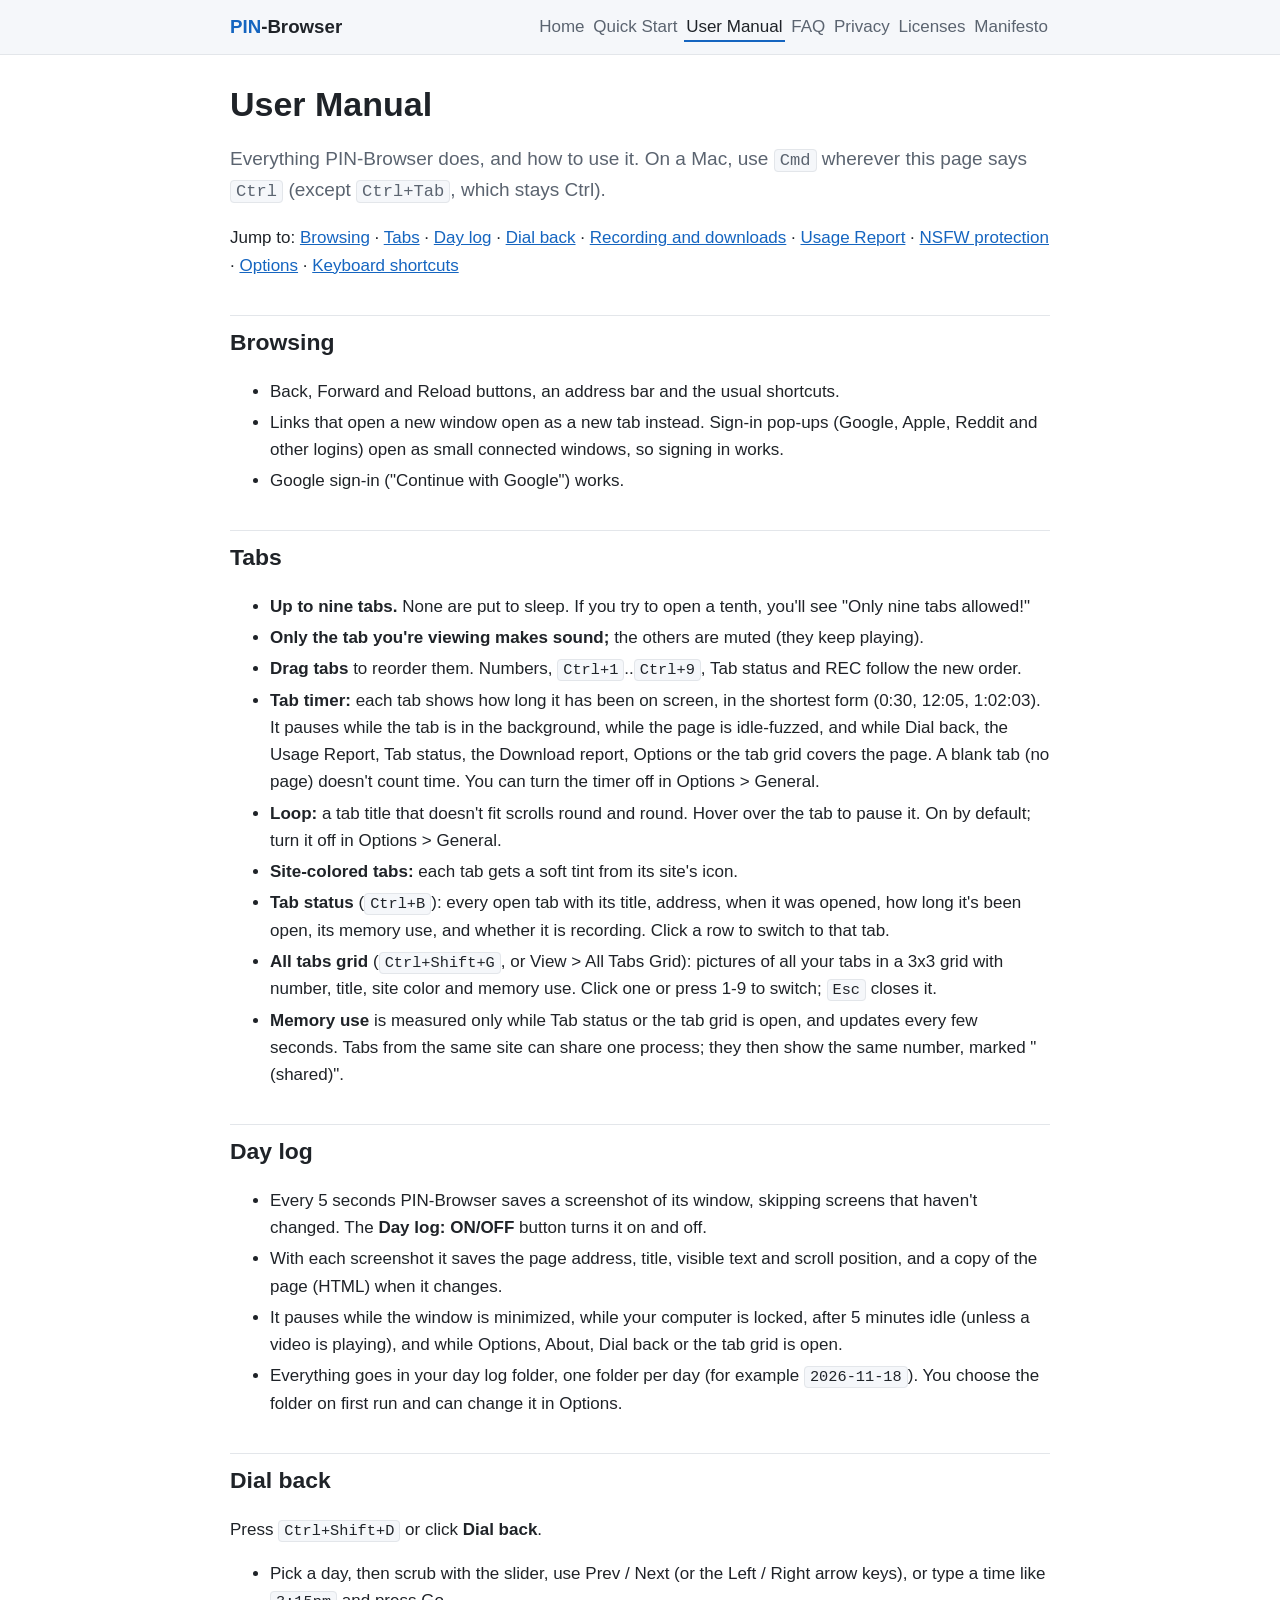
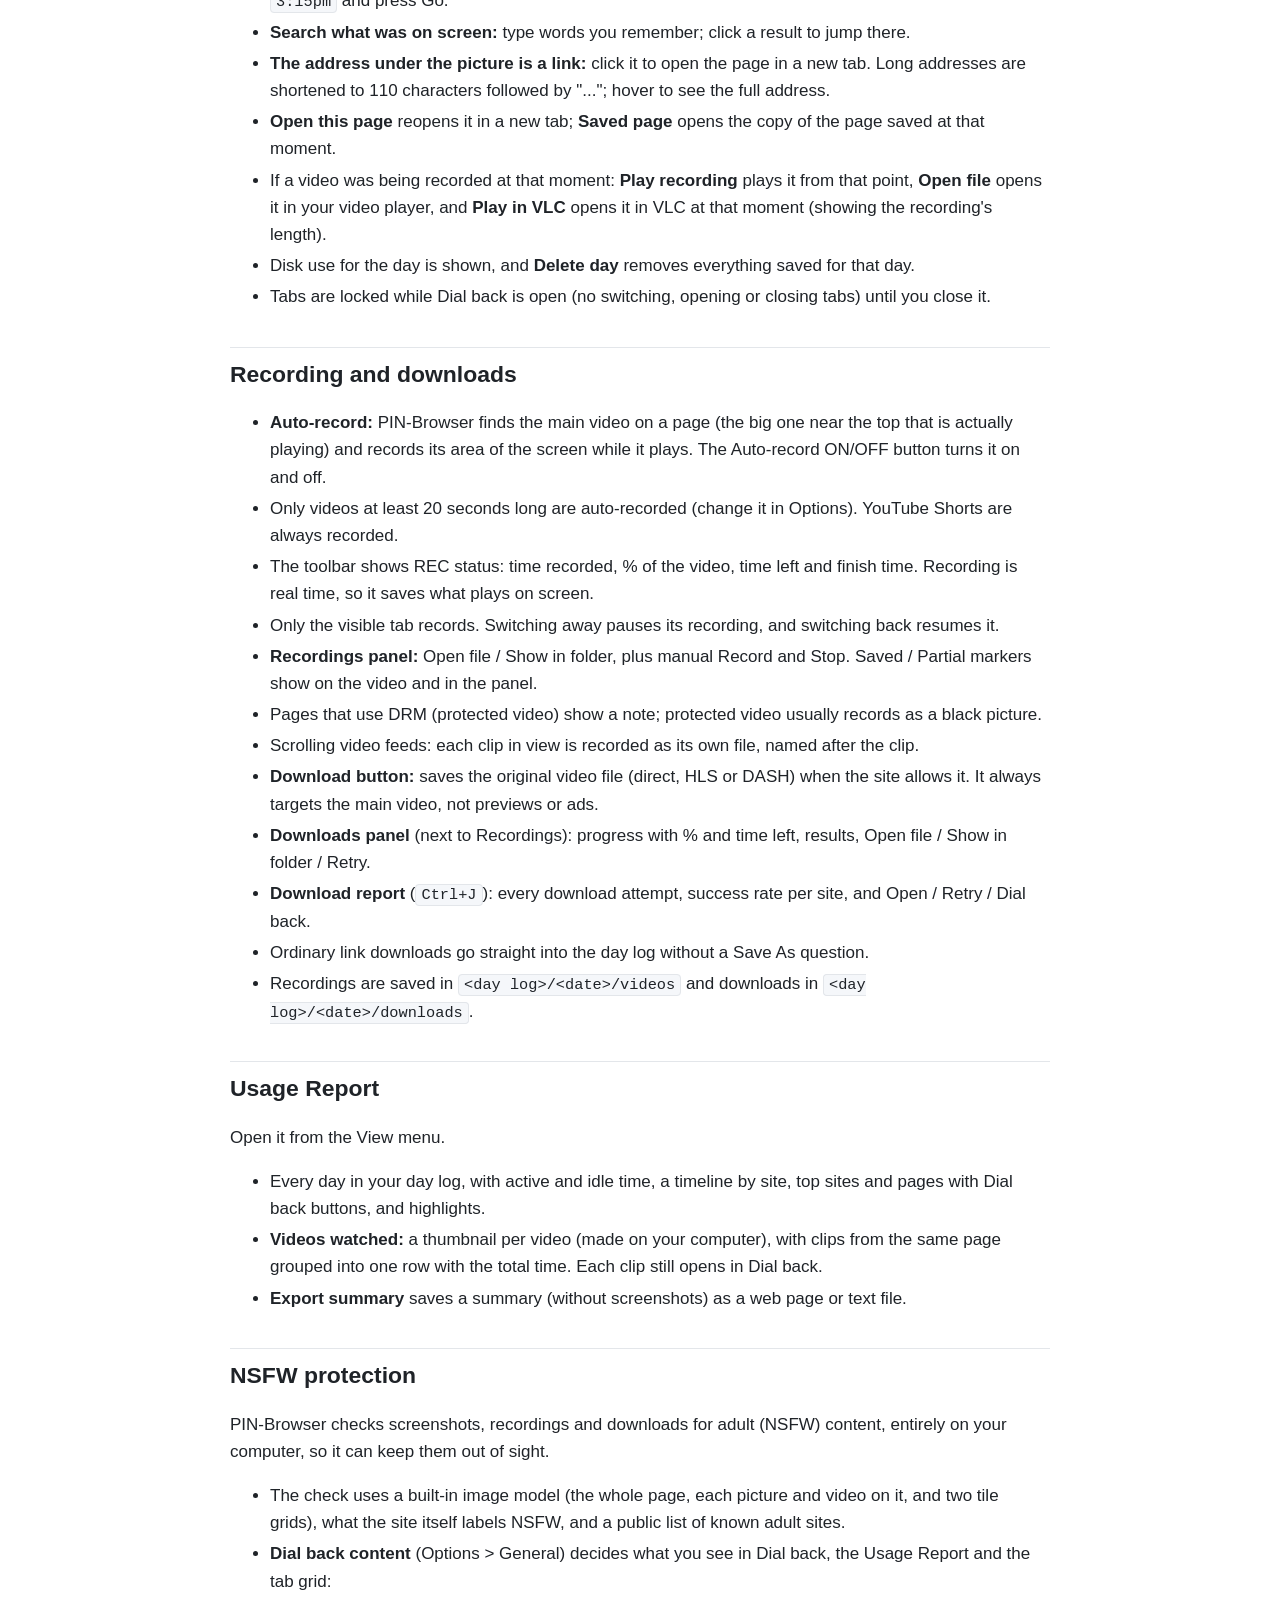
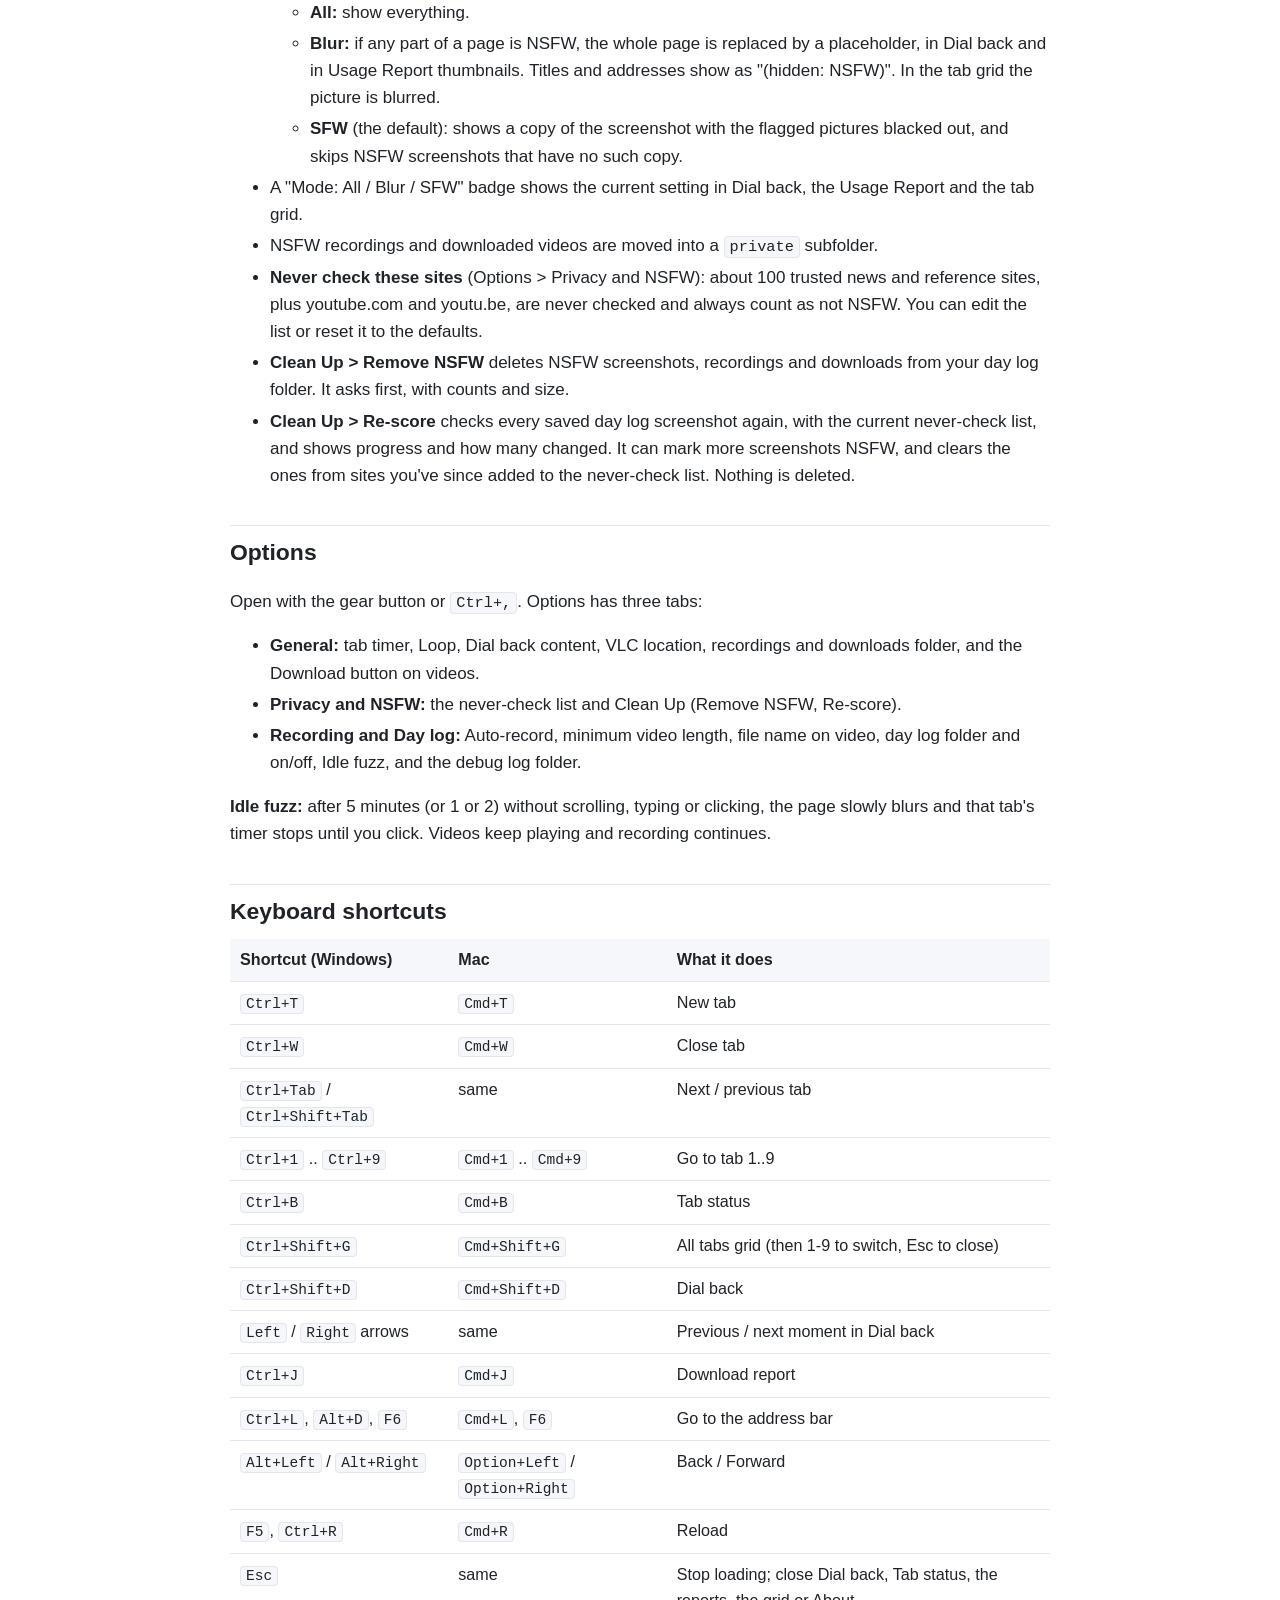
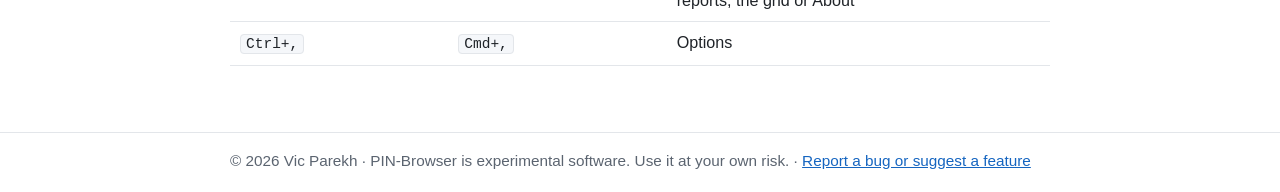
<file: manual.html>
<!DOCTYPE html>
<html lang="en">
<head>
  <meta charset="utf-8">
  <meta name="viewport" content="width=device-width, initial-scale=1">
  <title>User Manual - PIN-Browser</title>
  <link rel="stylesheet" href="style.css">
</head>
<body>
<header class="site">
  <div class="wrap">
    <a class="brand" href="index.html"><span>PIN</span>-Browser</a>
    <nav>
      <a href="index.html">Home</a>
      <a href="quickstart.html">Quick Start</a>
      <a href="manual.html" class="here">User Manual</a>
      <a href="faq.html">FAQ</a>
      <a href="privacy.html">Privacy</a>
      <a href="licenses.html">Licenses</a>
      <a href="manifesto/">Manifesto</a>
    </nav>
  </div>
</header>
<main class="wrap">
<h1>User Manual</h1>
<p class="lead">Everything PIN-Browser does, and how to use it. On a Mac, use <kbd>Cmd</kbd> wherever this page says <kbd>Ctrl</kbd> (except <kbd>Ctrl+Tab</kbd>, which stays Ctrl).</p>
<p>Jump to: <a href="#browsing">Browsing</a> &middot; <a href="#tabs">Tabs</a> &middot; <a href="#daylog">Day log</a> &middot; <a href="#dialback">Dial back</a> &middot; <a href="#video">Recording and downloads</a> &middot; <a href="#usage">Usage Report</a> &middot; <a href="#nsfw">NSFW protection</a> &middot; <a href="#options">Options</a> &middot; <a href="#shortcuts">Keyboard shortcuts</a></p>

<h2 id="browsing">Browsing</h2>
<ul>
  <li>Back, Forward and Reload buttons, an address bar and the usual shortcuts.</li>
  <li>Links that open a new window open as a new tab instead. Sign-in pop-ups (Google, Apple, Reddit and other logins) open as small connected windows, so signing in works.</li>
  <li>Google sign-in ("Continue with Google") works.</li>
</ul>

<h2 id="tabs">Tabs</h2>
<ul>
  <li><strong>Up to nine tabs.</strong> None are put to sleep. If you try to open a tenth, you'll see "Only nine tabs allowed!"</li>
  <li><strong>Only the tab you're viewing makes sound;</strong> the others are muted (they keep playing).</li>
  <li><strong>Drag tabs</strong> to reorder them. Numbers, <kbd>Ctrl+1</kbd>..<kbd>Ctrl+9</kbd>, Tab status and REC follow the new order.</li>
  <li><strong>Tab timer:</strong> each tab shows how long it has been on screen, in the shortest form (0:30, 12:05, 1:02:03). It pauses while the tab is in the background, while the page is idle-fuzzed, and while Dial back, the Usage Report, Tab status, the Download report, Options or the tab grid covers the page. A blank tab (no page) doesn't count time. You can turn the timer off in Options &gt; General.</li>
  <li><strong>Loop:</strong> a tab title that doesn't fit scrolls round and round. Hover over the tab to pause it. On by default; turn it off in Options &gt; General.</li>
  <li><strong>Site-colored tabs:</strong> each tab gets a soft tint from its site's icon.</li>
  <li><strong>Tab status</strong> (<kbd>Ctrl+B</kbd>): every open tab with its title, address, when it was opened, how long it's been open, its memory use, and whether it is recording. Click a row to switch to that tab.</li>
  <li><strong>All tabs grid</strong> (<kbd>Ctrl+Shift+G</kbd>, or View &gt; All Tabs Grid): pictures of all your tabs in a 3x3 grid with number, title, site color and memory use. Click one or press 1-9 to switch; <kbd>Esc</kbd> closes it.</li>
  <li><strong>Memory use</strong> is measured only while Tab status or the tab grid is open, and updates every few seconds. Tabs from the same site can share one process; they then show the same number, marked "(shared)".</li>
</ul>

<h2 id="daylog">Day log</h2>
<ul>
  <li>Every 5 seconds PIN-Browser saves a screenshot of its window, skipping screens that haven't changed. The <strong>Day log: ON/OFF</strong> button turns it on and off.</li>
  <li>With each screenshot it saves the page address, title, visible text and scroll position, and a copy of the page (HTML) when it changes.</li>
  <li>It pauses while the window is minimized, while your computer is locked, after 5 minutes idle (unless a video is playing), and while Options, About, Dial back or the tab grid is open.</li>
  <li>Everything goes in your day log folder, one folder per day (for example <code>2026-11-18</code>). You choose the folder on first run and can change it in Options.</li>
</ul>

<h2 id="dialback">Dial back</h2>
<p>Press <kbd>Ctrl+Shift+D</kbd> or click <strong>Dial back</strong>.</p>
<ul>
  <li>Pick a day, then scrub with the slider, use Prev / Next (or the Left / Right arrow keys), or type a time like <code>3:15pm</code> and press Go.</li>
  <li><strong>Search what was on screen:</strong> type words you remember; click a result to jump there.</li>
  <li><strong>The address under the picture is a link:</strong> click it to open the page in a new tab. Long addresses are shortened to 110 characters followed by "..."; hover to see the full address.</li>
  <li><strong>Open this page</strong> reopens it in a new tab; <strong>Saved page</strong> opens the copy of the page saved at that moment.</li>
  <li>If a video was being recorded at that moment: <strong>Play recording</strong> plays it from that point, <strong>Open file</strong> opens it in your video player, and <strong>Play in VLC</strong> opens it in VLC at that moment (showing the recording's length).</li>
  <li>Disk use for the day is shown, and <strong>Delete day</strong> removes everything saved for that day.</li>
  <li>Tabs are locked while Dial back is open (no switching, opening or closing tabs) until you close it.</li>
</ul>

<h2 id="video">Recording and downloads</h2>
<ul>
  <li><strong>Auto-record:</strong> PIN-Browser finds the main video on a page (the big one near the top that is actually playing) and records its area of the screen while it plays. The Auto-record ON/OFF button turns it on and off.</li>
  <li>Only videos at least 20 seconds long are auto-recorded (change it in Options). YouTube Shorts are always recorded.</li>
  <li>The toolbar shows REC status: time recorded, % of the video, time left and finish time. Recording is real time, so it saves what plays on screen.</li>
  <li>Only the visible tab records. Switching away pauses its recording, and switching back resumes it.</li>
  <li><strong>Recordings panel:</strong> Open file / Show in folder, plus manual Record and Stop. Saved / Partial markers show on the video and in the panel.</li>
  <li>Pages that use DRM (protected video) show a note; protected video usually records as a black picture.</li>
  <li>Scrolling video feeds: each clip in view is recorded as its own file, named after the clip.</li>
  <li><strong>Download button:</strong> saves the original video file (direct, HLS or DASH) when the site allows it. It always targets the main video, not previews or ads.</li>
  <li><strong>Downloads panel</strong> (next to Recordings): progress with % and time left, results, Open file / Show in folder / Retry.</li>
  <li><strong>Download report</strong> (<kbd>Ctrl+J</kbd>): every download attempt, success rate per site, and Open / Retry / Dial back.</li>
  <li>Ordinary link downloads go straight into the day log without a Save As question.</li>
  <li>Recordings are saved in <code>&lt;day log&gt;/&lt;date&gt;/videos</code> and downloads in <code>&lt;day log&gt;/&lt;date&gt;/downloads</code>.</li>
</ul>

<h2 id="usage">Usage Report</h2>
<p>Open it from the View menu.</p>
<ul>
  <li>Every day in your day log, with active and idle time, a timeline by site, top sites and pages with Dial back buttons, and highlights.</li>
  <li><strong>Videos watched:</strong> a thumbnail per video (made on your computer), with clips from the same page grouped into one row with the total time. Each clip still opens in Dial back.</li>
  <li><strong>Export summary</strong> saves a summary (without screenshots) as a web page or text file.</li>
</ul>

<h2 id="nsfw">NSFW protection</h2>
<p>PIN-Browser checks screenshots, recordings and downloads for adult (NSFW) content, entirely on your computer, so it can keep them out of sight.</p>
<ul>
  <li>The check uses a built-in image model (the whole page, each picture and video on it, and two tile grids), what the site itself labels NSFW, and a public list of known adult sites.</li>
  <li><strong>Dial back content</strong> (Options &gt; General) decides what you see in Dial back, the Usage Report and the tab grid:
    <ul>
      <li><strong>All:</strong> show everything.</li>
      <li><strong>Blur:</strong> if any part of a page is NSFW, the whole page is replaced by a placeholder, in Dial back and in Usage Report thumbnails. Titles and addresses show as "(hidden: NSFW)". In the tab grid the picture is blurred.</li>
      <li><strong>SFW</strong> (the default): shows a copy of the screenshot with the flagged pictures blacked out, and skips NSFW screenshots that have no such copy.</li>
    </ul>
  </li>
  <li>A "Mode: All / Blur / SFW" badge shows the current setting in Dial back, the Usage Report and the tab grid.</li>
  <li>NSFW recordings and downloaded videos are moved into a <code>private</code> subfolder.</li>
  <li><strong>Never check these sites</strong> (Options &gt; Privacy and NSFW): about 100 trusted news and reference sites, plus youtube.com and youtu.be, are never checked and always count as not NSFW. You can edit the list or reset it to the defaults.</li>
  <li><strong>Clean Up &gt; Remove NSFW</strong> deletes NSFW screenshots, recordings and downloads from your day log folder. It asks first, with counts and size.</li>
  <li><strong>Clean Up &gt; Re-score</strong> checks every saved day log screenshot again, with the current never-check list, and shows progress and how many changed. It can mark more screenshots NSFW, and clears the ones from sites you've since added to the never-check list. Nothing is deleted.</li>
</ul>

<h2 id="options">Options</h2>
<p>Open with the gear button or <kbd>Ctrl+,</kbd>. Options has three tabs:</p>
<ul>
  <li><strong>General:</strong> tab timer, Loop, Dial back content, VLC location, recordings and downloads folder, and the Download button on videos.</li>
  <li><strong>Privacy and NSFW:</strong> the never-check list and Clean Up (Remove NSFW, Re-score).</li>
  <li><strong>Recording and Day log:</strong> Auto-record, minimum video length, file name on video, day log folder and on/off, Idle fuzz, and the debug log folder.</li>
</ul>
<p><strong>Idle fuzz:</strong> after 5 minutes (or 1 or 2) without scrolling, typing or clicking, the page slowly blurs and that tab's timer stops until you click. Videos keep playing and recording continues.</p>

<h2 id="shortcuts">Keyboard shortcuts</h2>
<table>
  <tr><th>Shortcut (Windows)</th><th>Mac</th><th>What it does</th></tr>
  <tr><td><kbd>Ctrl+T</kbd></td><td><kbd>Cmd+T</kbd></td><td>New tab</td></tr>
  <tr><td><kbd>Ctrl+W</kbd></td><td><kbd>Cmd+W</kbd></td><td>Close tab</td></tr>
  <tr><td><kbd>Ctrl+Tab</kbd> / <kbd>Ctrl+Shift+Tab</kbd></td><td>same</td><td>Next / previous tab</td></tr>
  <tr><td><kbd>Ctrl+1</kbd> .. <kbd>Ctrl+9</kbd></td><td><kbd>Cmd+1</kbd> .. <kbd>Cmd+9</kbd></td><td>Go to tab 1..9</td></tr>
  <tr><td><kbd>Ctrl+B</kbd></td><td><kbd>Cmd+B</kbd></td><td>Tab status</td></tr>
  <tr><td><kbd>Ctrl+Shift+G</kbd></td><td><kbd>Cmd+Shift+G</kbd></td><td>All tabs grid (then 1-9 to switch, Esc to close)</td></tr>
  <tr><td><kbd>Ctrl+Shift+D</kbd></td><td><kbd>Cmd+Shift+D</kbd></td><td>Dial back</td></tr>
  <tr><td><kbd>Left</kbd> / <kbd>Right</kbd> arrows</td><td>same</td><td>Previous / next moment in Dial back</td></tr>
  <tr><td><kbd>Ctrl+J</kbd></td><td><kbd>Cmd+J</kbd></td><td>Download report</td></tr>
  <tr><td><kbd>Ctrl+L</kbd>, <kbd>Alt+D</kbd>, <kbd>F6</kbd></td><td><kbd>Cmd+L</kbd>, <kbd>F6</kbd></td><td>Go to the address bar</td></tr>
  <tr><td><kbd>Alt+Left</kbd> / <kbd>Alt+Right</kbd></td><td><kbd>Option+Left</kbd> / <kbd>Option+Right</kbd></td><td>Back / Forward</td></tr>
  <tr><td><kbd>F5</kbd>, <kbd>Ctrl+R</kbd></td><td><kbd>Cmd+R</kbd></td><td>Reload</td></tr>
  <tr><td><kbd>Esc</kbd></td><td>same</td><td>Stop loading; close Dial back, Tab status, the reports, the grid or About</td></tr>
  <tr><td><kbd>Ctrl+,</kbd></td><td><kbd>Cmd+,</kbd></td><td>Options</td></tr>
</table>

</main>
<footer class="site">
  <div class="wrap">&copy; 2026 Vic Parekh &middot; PIN-Browser is experimental software. Use it at your own risk. &middot; <a href="https://github.com/vic-parekh/pin-browser-site/issues/new/choose">Report a bug or suggest a feature</a></div>
</footer>
</body>
</html>
</file>
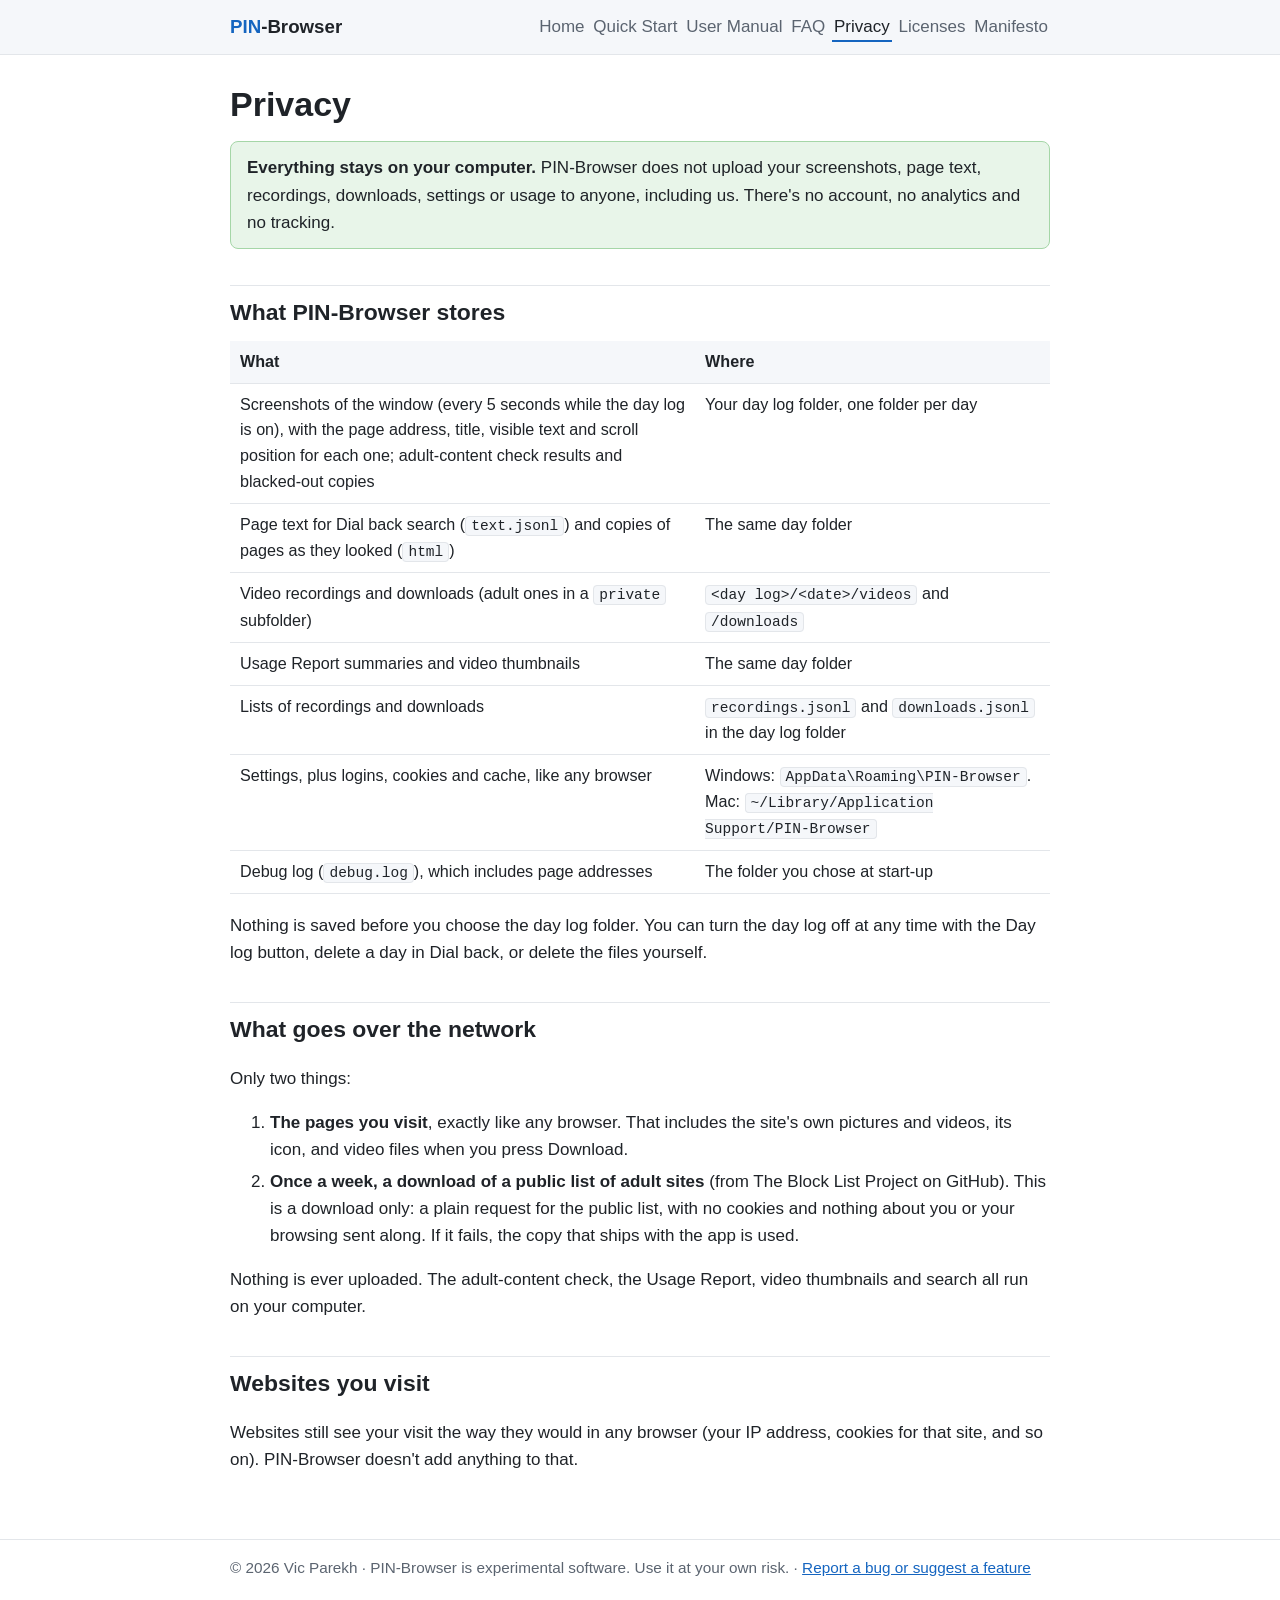
<file: privacy.html>
<!DOCTYPE html>
<html lang="en">
<head>
  <meta charset="utf-8">
  <meta name="viewport" content="width=device-width, initial-scale=1">
  <title>Privacy - PIN-Browser</title>
  <link rel="stylesheet" href="style.css">
</head>
<body>
<header class="site">
  <div class="wrap">
    <a class="brand" href="index.html"><span>PIN</span>-Browser</a>
    <nav>
      <a href="index.html">Home</a>
      <a href="quickstart.html">Quick Start</a>
      <a href="manual.html">User Manual</a>
      <a href="faq.html">FAQ</a>
      <a href="privacy.html" class="here">Privacy</a>
      <a href="licenses.html">Licenses</a>
      <a href="manifesto/">Manifesto</a>
    </nav>
  </div>
</header>
<main class="wrap">
<h1>Privacy</h1>
<div class="good"><strong>Everything stays on your computer.</strong> PIN-Browser does not upload your screenshots, page text, recordings, downloads, settings or usage to anyone, including us. There's no account, no analytics and no tracking.</div>

<h2>What PIN-Browser stores</h2>
<table>
  <tr><th>What</th><th>Where</th></tr>
  <tr><td>Screenshots of the window (every 5 seconds while the day log is on), with the page address, title, visible text and scroll position for each one; adult-content check results and blacked-out copies</td><td>Your day log folder, one folder per day</td></tr>
  <tr><td>Page text for Dial back search (<code>text.jsonl</code>) and copies of pages as they looked (<code>html</code>)</td><td>The same day folder</td></tr>
  <tr><td>Video recordings and downloads (adult ones in a <code>private</code> subfolder)</td><td><code>&lt;day log&gt;/&lt;date&gt;/videos</code> and <code>/downloads</code></td></tr>
  <tr><td>Usage Report summaries and video thumbnails</td><td>The same day folder</td></tr>
  <tr><td>Lists of recordings and downloads</td><td><code>recordings.jsonl</code> and <code>downloads.jsonl</code> in the day log folder</td></tr>
  <tr><td>Settings, plus logins, cookies and cache, like any browser</td><td>Windows: <code>AppData\Roaming\PIN-Browser</code>. Mac: <code>~/Library/Application Support/PIN-Browser</code></td></tr>
  <tr><td>Debug log (<code>debug.log</code>), which includes page addresses</td><td>The folder you chose at start-up</td></tr>
</table>
<p>Nothing is saved before you choose the day log folder. You can turn the day log off at any time with the Day log button, delete a day in Dial back, or delete the files yourself.</p>

<h2>What goes over the network</h2>
<p>Only two things:</p>
<ol>
  <li><strong>The pages you visit</strong>, exactly like any browser. That includes the site's own pictures and videos, its icon, and video files when you press Download.</li>
  <li><strong>Once a week, a download of a public list of adult sites</strong> (from The Block List Project on GitHub). This is a download only: a plain request for the public list, with no cookies and nothing about you or your browsing sent along. If it fails, the copy that ships with the app is used.</li>
</ol>
<p>Nothing is ever uploaded. The adult-content check, the Usage Report, video thumbnails and search all run on your computer.</p>

<h2>Websites you visit</h2>
<p>Websites still see your visit the way they would in any browser (your IP address, cookies for that site, and so on). PIN-Browser doesn't add anything to that.</p>

</main>
<footer class="site">
  <div class="wrap">&copy; 2026 Vic Parekh &middot; PIN-Browser is experimental software. Use it at your own risk. &middot; <a href="https://github.com/vic-parekh/pin-browser-site/issues/new/choose">Report a bug or suggest a feature</a></div>
</footer>
</body>
</html>
</file>
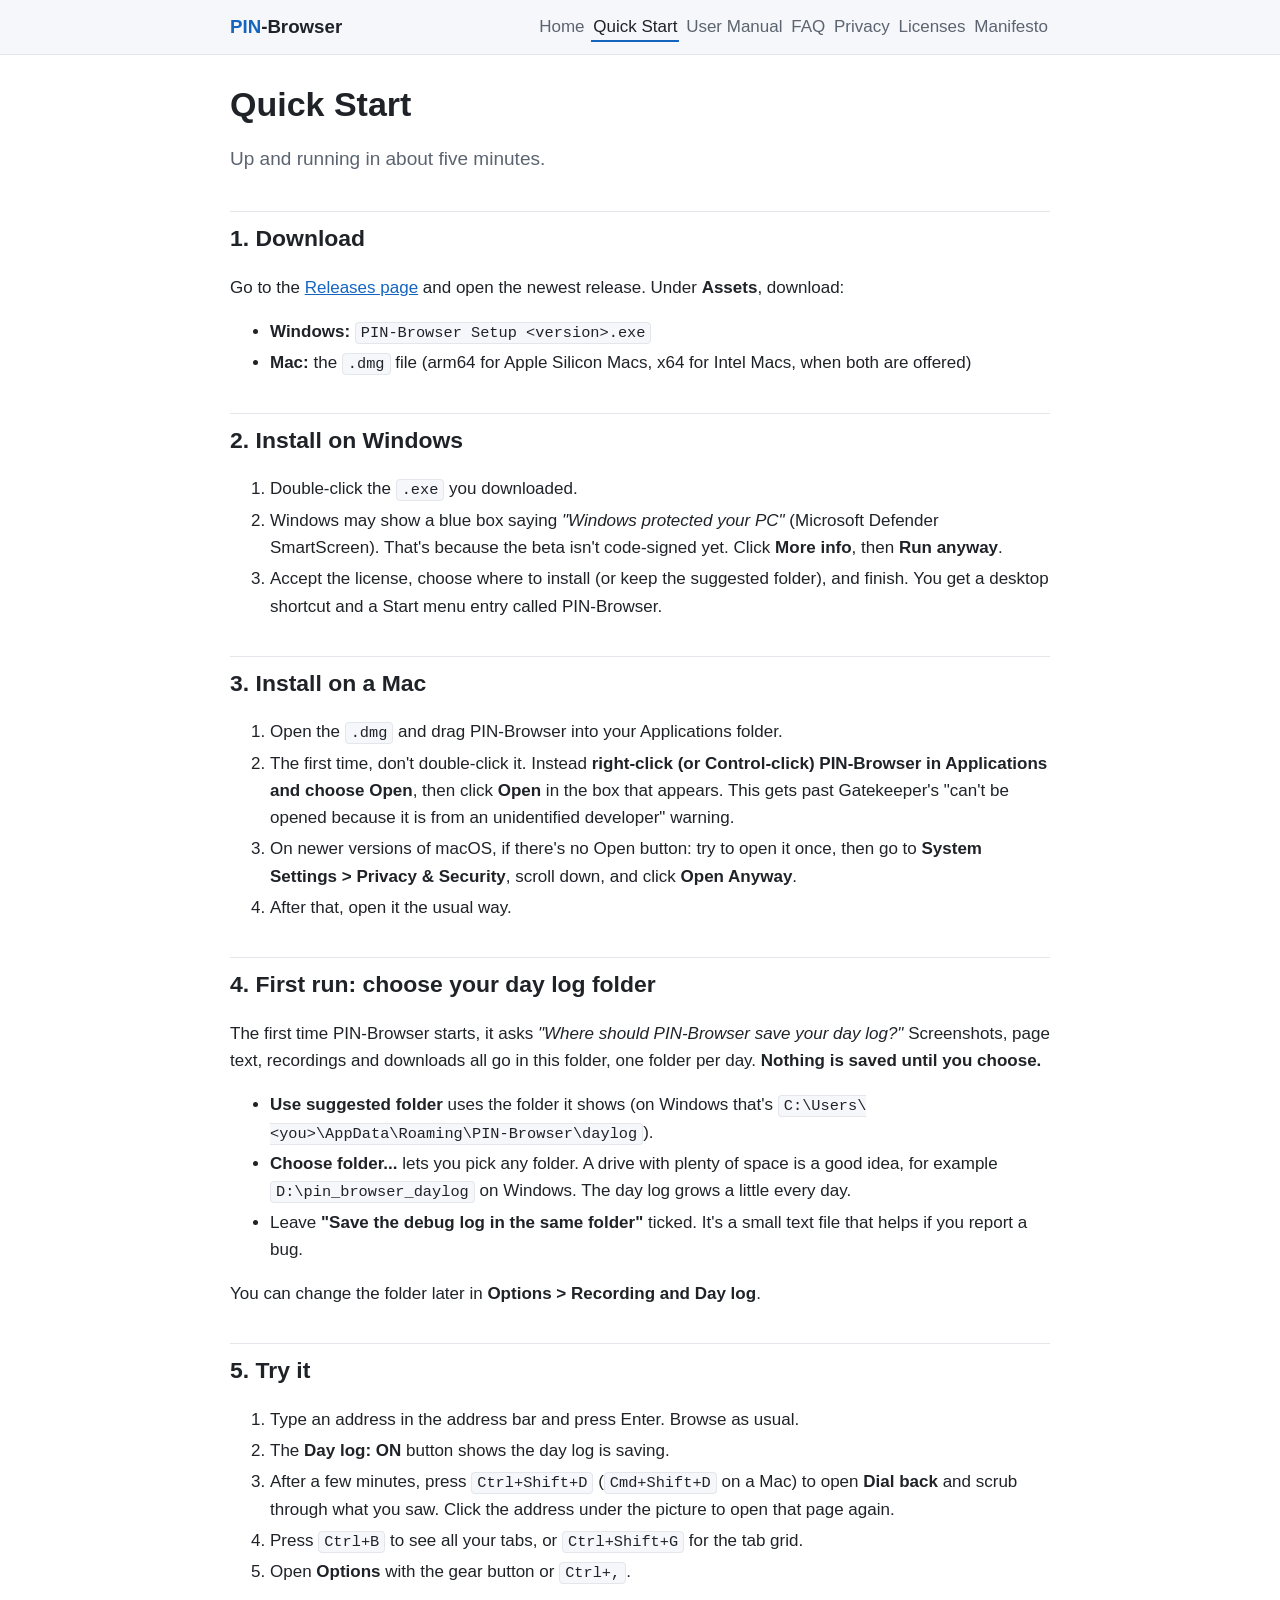
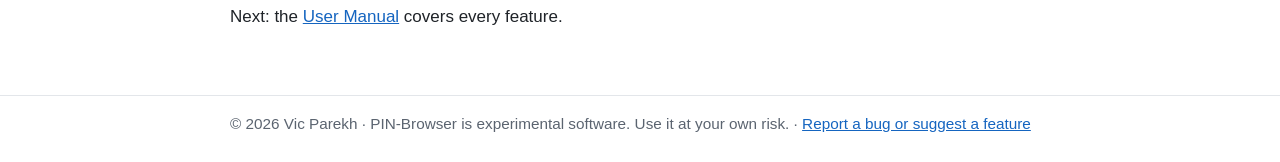
<file: quickstart.html>
<!DOCTYPE html>
<html lang="en">
<head>
  <meta charset="utf-8">
  <meta name="viewport" content="width=device-width, initial-scale=1">
  <title>Quick Start - PIN-Browser</title>
  <link rel="stylesheet" href="style.css">
</head>
<body>
<header class="site">
  <div class="wrap">
    <a class="brand" href="index.html"><span>PIN</span>-Browser</a>
    <nav>
      <a href="index.html">Home</a>
      <a href="quickstart.html" class="here">Quick Start</a>
      <a href="manual.html">User Manual</a>
      <a href="faq.html">FAQ</a>
      <a href="privacy.html">Privacy</a>
      <a href="licenses.html">Licenses</a>
      <a href="manifesto/">Manifesto</a>
    </nav>
  </div>
</header>
<main class="wrap">
<h1>Quick Start</h1>
<p class="lead">Up and running in about five minutes.</p>

<h2>1. Download</h2>
<p>Go to the <a href="https://github.com/vic-parekh/pin-browser-site/releases">Releases page</a> and open the newest release. Under <strong>Assets</strong>, download:</p>
<ul>
  <li><strong>Windows:</strong> <code>PIN-Browser Setup &lt;version&gt;.exe</code></li>
  <li><strong>Mac:</strong> the <code>.dmg</code> file (arm64 for Apple Silicon Macs, x64 for Intel Macs, when both are offered)</li>
</ul>

<h2>2. Install on Windows</h2>
<ol>
  <li>Double-click the <code>.exe</code> you downloaded.</li>
  <li>Windows may show a blue box saying <em>"Windows protected your PC"</em> (Microsoft Defender SmartScreen). That's because the beta isn't code-signed yet. Click <strong>More info</strong>, then <strong>Run anyway</strong>.</li>
  <li>Accept the license, choose where to install (or keep the suggested folder), and finish. You get a desktop shortcut and a Start menu entry called PIN-Browser.</li>
</ol>

<h2>3. Install on a Mac</h2>
<ol>
  <li>Open the <code>.dmg</code> and drag PIN-Browser into your Applications folder.</li>
  <li>The first time, don't double-click it. Instead <strong>right-click (or Control-click) PIN-Browser in Applications and choose Open</strong>, then click <strong>Open</strong> in the box that appears. This gets past Gatekeeper's "can't be opened because it is from an unidentified developer" warning.</li>
  <li>On newer versions of macOS, if there's no Open button: try to open it once, then go to <strong>System Settings &gt; Privacy &amp; Security</strong>, scroll down, and click <strong>Open Anyway</strong>.</li>
  <li>After that, open it the usual way.</li>
</ol>

<h2>4. First run: choose your day log folder</h2>
<p>The first time PIN-Browser starts, it asks <em>"Where should PIN-Browser save your day log?"</em> Screenshots, page text, recordings and downloads all go in this folder, one folder per day. <strong>Nothing is saved until you choose.</strong></p>
<ul>
  <li><strong>Use suggested folder</strong> uses the folder it shows (on Windows that's <code>C:\Users\&lt;you&gt;\AppData\Roaming\PIN-Browser\daylog</code>).</li>
  <li><strong>Choose folder...</strong> lets you pick any folder. A drive with plenty of space is a good idea, for example <code>D:\pin_browser_daylog</code> on Windows. The day log grows a little every day.</li>
  <li>Leave <strong>"Save the debug log in the same folder"</strong> ticked. It's a small text file that helps if you report a bug.</li>
</ul>
<p>You can change the folder later in <strong>Options &gt; Recording and Day log</strong>.</p>

<h2>5. Try it</h2>
<ol>
  <li>Type an address in the address bar and press Enter. Browse as usual.</li>
  <li>The <strong>Day log: ON</strong> button shows the day log is saving.</li>
  <li>After a few minutes, press <kbd>Ctrl+Shift+D</kbd> (<kbd>Cmd+Shift+D</kbd> on a Mac) to open <strong>Dial back</strong> and scrub through what you saw. Click the address under the picture to open that page again.</li>
  <li>Press <kbd>Ctrl+B</kbd> to see all your tabs, or <kbd>Ctrl+Shift+G</kbd> for the tab grid.</li>
  <li>Open <strong>Options</strong> with the gear button or <kbd>Ctrl+,</kbd>.</li>
</ol>
<p>Next: the <a href="manual.html">User Manual</a> covers every feature.</p>

</main>
<footer class="site">
  <div class="wrap">&copy; 2026 Vic Parekh &middot; PIN-Browser is experimental software. Use it at your own risk. &middot; <a href="https://github.com/vic-parekh/pin-browser-site/issues/new/choose">Report a bug or suggest a feature</a></div>
</footer>
</body>
</html>
</file>
<file: style.css>
/* PIN-Browser docs site: one shared stylesheet */
:root { --ink: #1f2328; --muted: #5b6470; --accent: #1565c0; --line: #e3e6ea; --bg: #ffffff; --soft: #f5f7fa; }
* { box-sizing: border-box; }
html { font-size: 17px; }
body { margin: 0; color: var(--ink); background: var(--bg); font-family: -apple-system, "Segoe UI", Roboto, Helvetica, Arial, sans-serif; line-height: 1.6; }
header.site { border-bottom: 1px solid var(--line); background: var(--soft); }
header.site .wrap { display: flex; flex-wrap: wrap; align-items: center; gap: 6px 18px; padding: 12px 20px; }
header.site .brand { font-weight: 700; font-size: 1.1rem; color: var(--ink); text-decoration: none; margin-right: auto; }
header.site .brand span { color: var(--accent); }
nav a { color: var(--muted); text-decoration: none; padding: 4px 2px; border-bottom: 2px solid transparent; }
nav a:hover { color: var(--ink); }
nav a.here { color: var(--ink); border-bottom-color: var(--accent); }
.wrap { max-width: 860px; margin: 0 auto; }
main.wrap { padding: 28px 20px 48px; }
h1 { font-size: 2rem; line-height: 1.25; margin: 0 0 12px; }
h2 { font-size: 1.35rem; margin: 36px 0 10px; padding-top: 8px; border-top: 1px solid var(--line); }
h3 { font-size: 1.08rem; margin: 24px 0 6px; }
p.lead { font-size: 1.12rem; color: var(--muted); }
a { color: var(--accent); }
code, kbd { font-family: ui-monospace, Consolas, Menlo, monospace; font-size: .9em; background: var(--soft); border: 1px solid var(--line); border-radius: 4px; padding: 1px 5px; }
kbd { white-space: nowrap; }
table { border-collapse: collapse; width: 100%; margin: 10px 0 18px; font-size: .95rem; }
th, td { border-bottom: 1px solid var(--line); padding: 8px 10px; text-align: left; vertical-align: top; }
th { background: var(--soft); }
.note { background: #fff8e1; border: 1px solid #ffe082; border-radius: 8px; padding: 12px 16px; margin: 16px 0; }
.good { background: #e8f5e9; border: 1px solid #a5d6a7; border-radius: 8px; padding: 12px 16px; margin: 16px 0; }
.cards { display: grid; grid-template-columns: repeat(auto-fit, minmax(230px, 1fr)); gap: 14px; margin: 18px 0; }
.card { border: 1px solid var(--line); border-radius: 10px; padding: 14px 16px; background: var(--bg); }
.card h3 { margin-top: 0; }
.button { display: inline-block; background: var(--accent); color: #fff; text-decoration: none; padding: 10px 18px; border-radius: 8px; font-weight: 600; }
.button:hover { background: #0d47a1; }
ol li, ul li { margin: 4px 0; }
footer.site { border-top: 1px solid var(--line); color: var(--muted); font-size: .9rem; }
footer.site .wrap { padding: 16px 20px 28px; }
@media (max-width: 600px) { html { font-size: 16px; } h1 { font-size: 1.6rem; } }
/* Manifesto page */
.manifesto > p, .manifesto > ul li { font-size: 1.04rem; }
.manifesto sup { line-height: 0; font-size: .7em; }
.manifesto sup a { text-decoration: none; }
.manifesto .signature { margin-top: 28px; font-style: italic; font-weight: 600; }
.manifesto .refs-note { color: var(--muted); }
.manifesto ol.refs { font-size: .86rem; color: var(--muted); padding-left: 2.6em; }
.manifesto ol.refs li { margin: 6px 0; overflow-wrap: anywhere; }
.manifesto ol.refs li:target { background: #fff8e1; }
</file>
